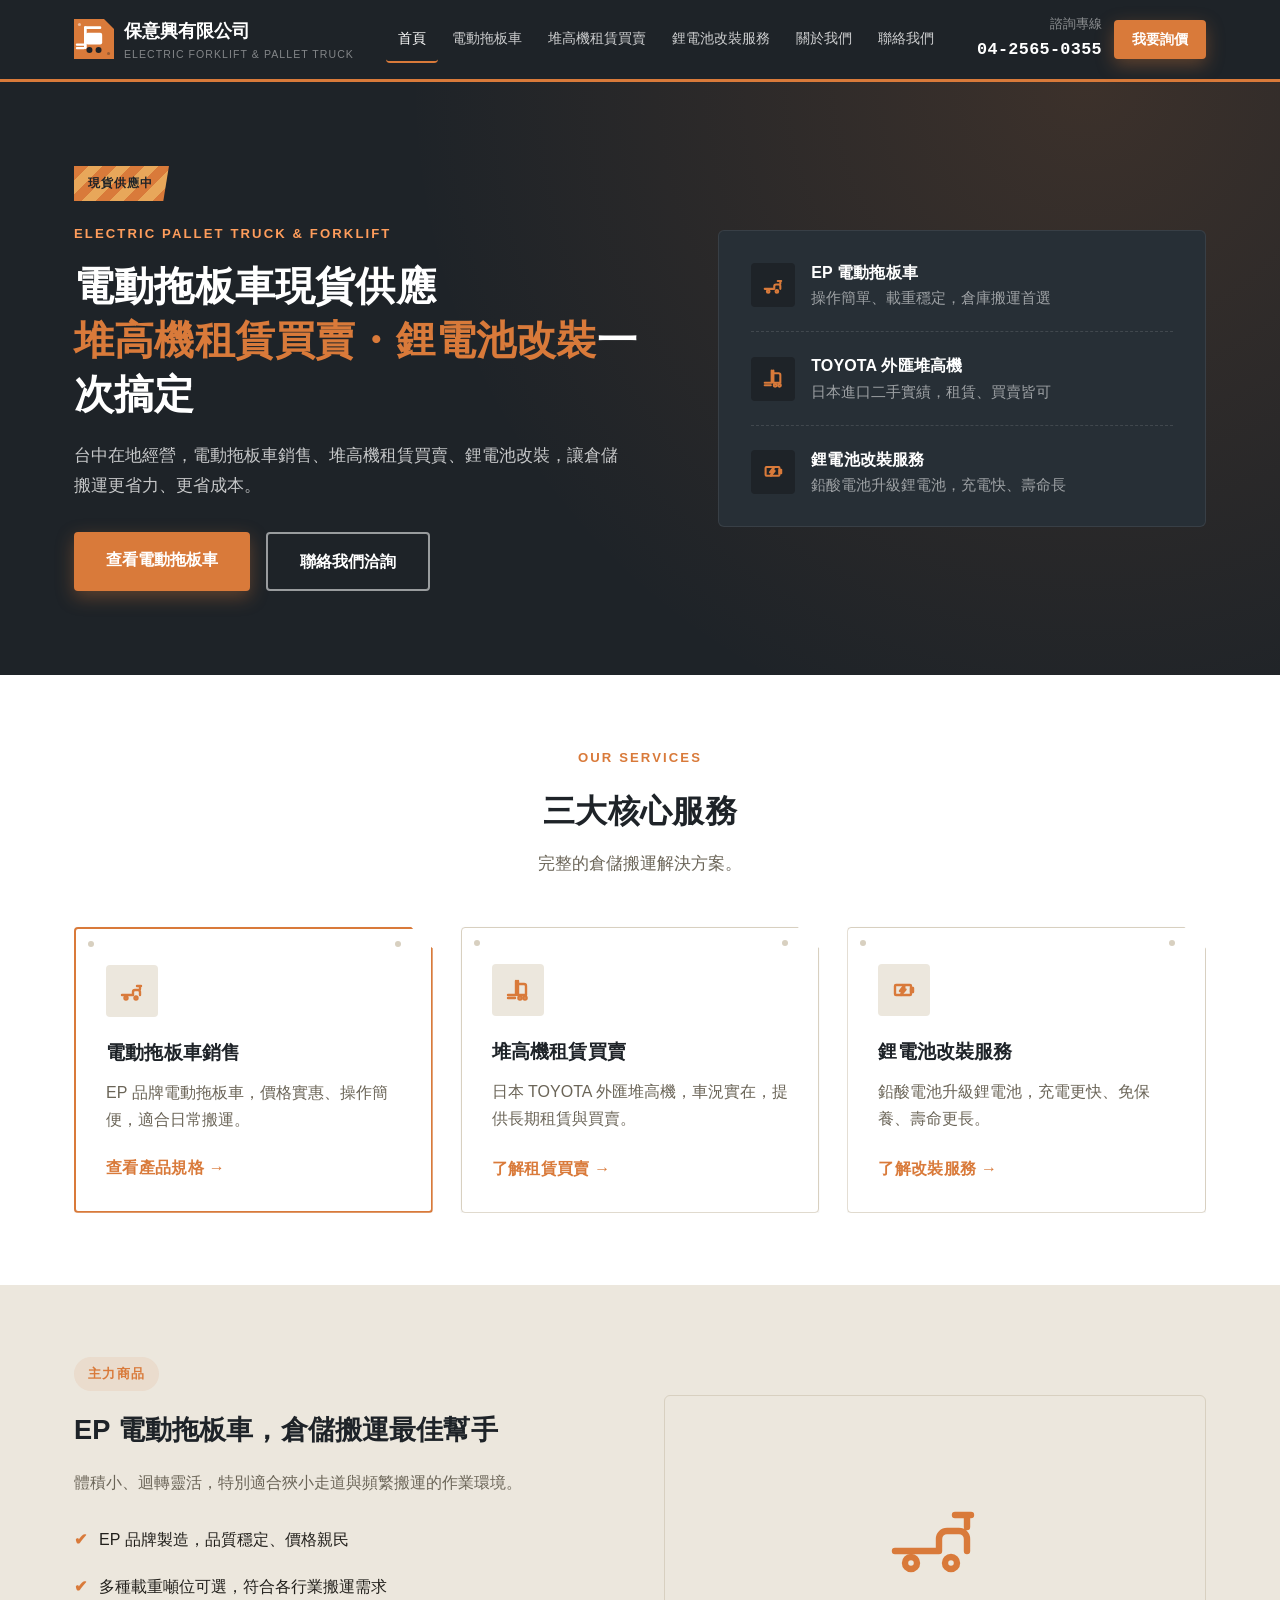
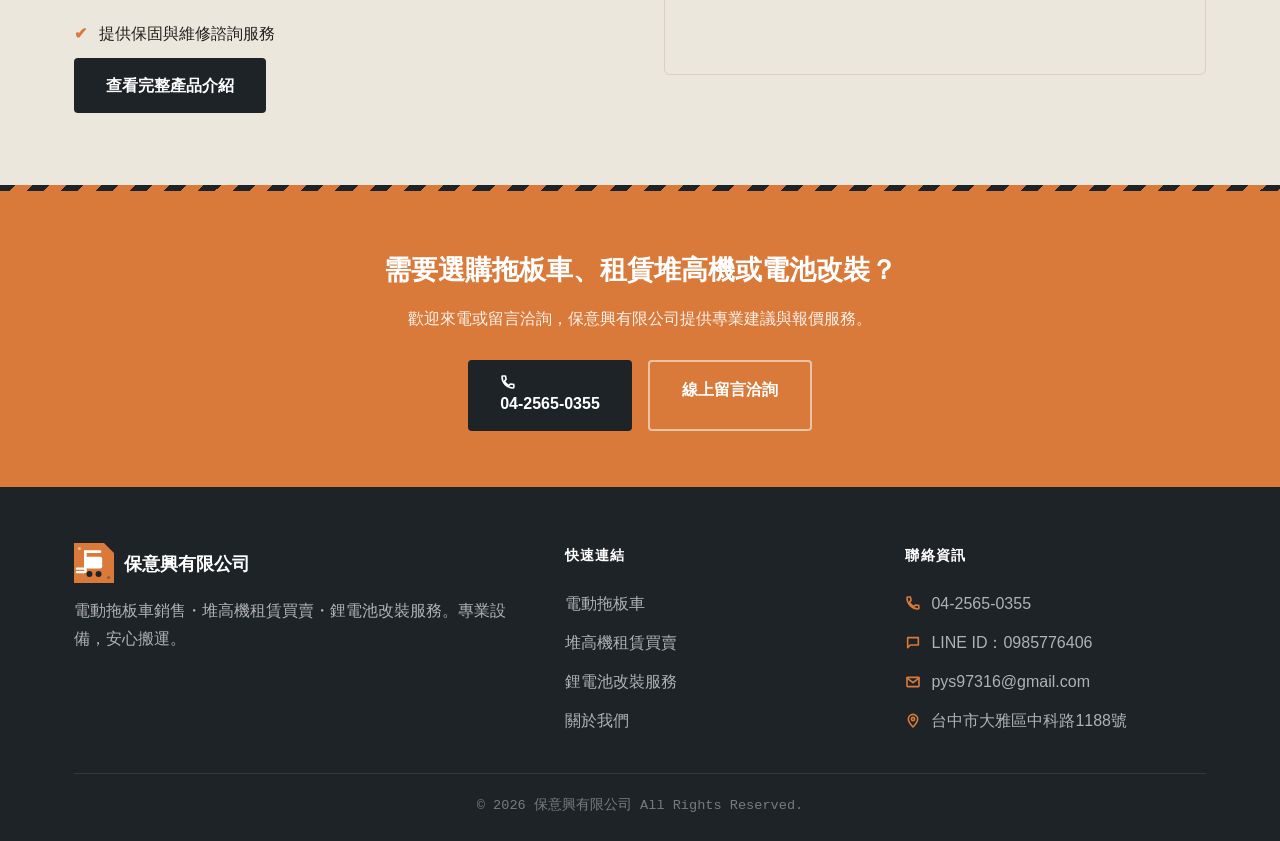
<file: index.html>
<!DOCTYPE html>
<html lang="zh-Hant">
<head>
<meta name="google-site-verification" content="XOrDMGwQVGyaHdICY_Wx7u1HgfJrRdAmol2mAVmuIQo" />
<meta name="google-site-verification" content="royqw1aq-WXIINNRuoOd6pe6_1b2Aa-3CMiZQy1tOZA" />
<meta charset="UTF-8" />
<meta name="viewport" content="width=device-width, initial-scale=1.0" />
<meta http-equiv="Content-Security-Policy" content="default-src 'self'; script-src 'self'; style-src 'self' 'unsafe-inline' https://fonts.googleapis.com; font-src 'self' https://fonts.gstatic.com; img-src 'self' data:; frame-src https://www.google.com; connect-src 'self'; object-src 'none'; base-uri 'self'; form-action 'self'; upgrade-insecure-requests;" />
<meta name="referrer" content="strict-origin-when-cross-origin" />
<title>保意興有限公司｜台中電動拖板車銷售・堆高機租賃買賣・鋰電池改裝</title>
<meta name="description" content="保意興有限公司專營電動拖板車銷售、日本TOYOTA外匯堆高機租賃買賣、堆高機鉛酸電池升級鋰電池改裝服務。台中大雅在地經營，服務全台。" />
<link rel="canonical" href="https://pysforklift.com.tw/" />
<meta property="og:type" content="website" />
<meta property="og:site_name" content="保意興有限公司" />
<meta property="og:locale" content="zh_TW" />
<meta property="og:url" content="https://pysforklift.com.tw/" />
<meta property="og:title" content="保意興有限公司｜台中電動拖板車銷售・堆高機租賃買賣・鋰電池改裝" />
<meta property="og:description" content="保意興有限公司專營電動拖板車銷售、日本TOYOTA外匯堆高機租賃買賣、堆高機鉛酸電池升級鋰電池改裝服務。台中大雅在地經營，服務全台。" />
<meta property="og:image" content="https://pysforklift.com.tw/images/og-image.png" />
<script type="application/ld+json">
{
  "@context": "https://schema.org",
  "@type": "LocalBusiness",
  "name": "保意興有限公司",
  "image": "https://pysforklift.com.tw/images/og-image.png",
  "telephone": "+886-4-2565-0355",
  "email": "pys97316@gmail.com",
  "address": {
    "@type": "PostalAddress",
    "streetAddress": "中科路1188號",
    "addressLocality": "大雅區",
    "addressRegion": "台中市",
    "addressCountry": "TW"
  },
  "url": "https://pysforklift.com.tw/",
  "openingHours": "Mo-Sa 08:00-18:00"
}
</script>
<link rel="preconnect" href="https://fonts.googleapis.com">
<link rel="preconnect" href="https://fonts.gstatic.com" crossorigin>
<link href="https://fonts.googleapis.com/css2?family=Oswald:wght@500;600;700&family=JetBrains+Mono:wght@500;700&family=Noto+Sans+TC:wght@400;500;700;800;900&display=swap" rel="stylesheet">
<link rel="icon" type="image/svg+xml" href="favicon.svg" />
<link rel="icon" type="image/png" href="favicon.png" />
<link rel="apple-touch-icon" href="apple-touch-icon.png" />
<link rel="stylesheet" href="css/style.css" />
</head>
<body>

<svg xmlns="http://www.w3.org/2000/svg" style="display:none" aria-hidden="true">
  <symbol id="icon-forklift" viewBox="0 0 24 24"><path d="M2 17h7M2 20h7M10 3v14M12 3v14M12 6h6a2 2 0 0 1 2 2v9h-8"/><circle cx="14" cy="20" r="1.6"/><circle cx="19" cy="20" r="1.6"/></symbol>
  <symbol id="icon-pallet-truck" viewBox="0 0 24 24"><path d="M2 16h11M13 16v-3a2 2 0 0 1 2-2h3a2 2 0 0 1 2 2v3M20 10V7M17 7h4"/><circle cx="6" cy="19" r="1.5"/><circle cx="16" cy="19" r="1.5"/></symbol>
  <symbol id="icon-battery" viewBox="0 0 24 24"><rect x="3" y="7" width="16" height="10" rx="1"/><rect x="19" y="10" width="2" height="4"/><path d="M11 9l-3 4h2.5l-1.5 4 4.5-5.5h-2.5l1.5-2.5z"/></symbol>
  <symbol id="icon-bolt" viewBox="0 0 24 24"><polyline points="13 2 5 14 11 14 9 22 19 10 13 10 15 2"/></symbol>
  <symbol id="icon-turn" viewBox="0 0 24 24"><path d="M20 12a8 8 0 1 1-2.6-5.9"/><polyline points="20 4 20 8 16 8"/></symbol>
  <symbol id="icon-wrench" viewBox="0 0 24 24"><path d="M14.7 6.3a4 4 0 0 0-5.4 5.4L3 18l3 3 6.3-6.3a4 4 0 0 0 5.4-5.4l-2.8 2.8-2-2z"/></symbol>
  <symbol id="icon-box" viewBox="0 0 24 24"><path d="M3 8l9-5 9 5-9 5-9-5z"/><path d="M3 8v9l9 5 9-5V8"/><line x1="12" y1="13" x2="12" y2="22"/></symbol>
  <symbol id="icon-calendar" viewBox="0 0 24 24"><rect x="3" y="5" width="18" height="16" rx="2"/><line x1="3" y1="10" x2="21" y2="10"/><line x1="8" y1="3" x2="8" y2="7"/><line x1="16" y1="3" x2="16" y2="7"/></symbol>
  <symbol id="icon-coin" viewBox="0 0 24 24"><circle cx="12" cy="9" r="6"/><path d="M6 12v3a6 3 0 0 0 12 0v-3"/></symbol>
  <symbol id="icon-building" viewBox="0 0 24 24"><rect x="4" y="3" width="10" height="18"/><rect x="14" y="9" width="6" height="12"/><path d="M7 7h1M11 7h1M7 11h1M11 11h1M7 15h1M11 15h1M17 12h1M17 16h1"/></symbol>
  <symbol id="icon-phone" viewBox="0 0 24 24"><path d="M6.6 10.8a15.4 15.4 0 0 0 6.6 6.6l2.2-2.2a1 1 0 0 1 1-.25 11 11 0 0 0 3.4.55 1 1 0 0 1 1 1V20a1 1 0 0 1-1 1A17 17 0 0 1 3 4a1 1 0 0 1 1-1h3.5a1 1 0 0 1 1 1 11 11 0 0 0 .55 3.4 1 1 0 0 1-.25 1z"/></symbol>
  <symbol id="icon-chat" viewBox="0 0 24 24"><path d="M4 4h16v11H8l-4 4z"/></symbol>
  <symbol id="icon-mail" viewBox="0 0 24 24"><rect x="3" y="5" width="18" height="14" rx="1"/><path d="M3 6l9 7 9-7"/></symbol>
  <symbol id="icon-pin" viewBox="0 0 24 24"><path d="M12 21s7-7.2 7-12a7 7 0 1 0-14 0c0 4.8 7 12 7 12z"/><circle cx="12" cy="9" r="2.4"/></symbol>
  <symbol id="icon-clock" viewBox="0 0 24 24"><circle cx="12" cy="12" r="9"/><path d="M12 7v5l3.5 2"/></symbol>
</svg>

<header class="site-header">
  <div class="header-inner">
    <a href="index.html" class="brand">
      <img src="logo.svg" alt="保意興有限公司" class="brand-mark" />
      <span class="brand-text">保意興有限公司<small>ELECTRIC FORKLIFT &amp; PALLET TRUCK</small></span>
    </a>
    <nav class="main-nav">
      <a href="index.html" class="active">首頁</a>
      <a href="products.html">電動拖板車</a>
      <a href="forklift.html">堆高機租賃買賣</a>
      <a href="battery.html">鋰電池改裝服務</a>
      <a href="about.html">關於我們</a>
      <a href="contact.html">聯絡我們</a>
    </nav>
    <div class="header-cta">
      <div class="header-phone">
        <span>諮詢專線</span>
        <strong>04-2565-0355</strong>
      </div>
      <a href="contact.html" class="btn btn-primary btn-sm">我要詢價</a>
      <button class="nav-toggle" aria-label="開啟選單" aria-expanded="false"><span></span><span></span><span></span></button>
    </div>
  </div>
</header>

<section class="hero">
  <div class="container hero-inner">
    <div class="hero-copy">
      <span class="stock-badge">現貨供應中</span>
      <span class="eyebrow on-dark">ELECTRIC PALLET TRUCK &amp; FORKLIFT</span>
      <h1>電動拖板車現貨供應<br /><span>堆高機租賃買賣・鋰電池改裝</span>一次搞定</h1>
      <p>台中在地經營，電動拖板車銷售、堆高機租賃買賣、鋰電池改裝，讓倉儲搬運更省力、更省成本。</p>
      <div class="hero-actions">
        <a href="products.html" class="btn btn-primary">查看電動拖板車</a>
        <a href="contact.html" class="btn btn-outline">聯絡我們洽詢</a>
      </div>
    </div>
    <div class="hero-visual">
      <ul>
        <li>
          <span class="icon"><svg class="icon-svg"><use href="#icon-pallet-truck"></use></svg></span>
          <div>
            <strong>EP 電動拖板車</strong>
            <p>操作簡單、載重穩定，倉庫搬運首選</p>
          </div>
        </li>
        <li>
          <span class="icon"><svg class="icon-svg"><use href="#icon-forklift"></use></svg></span>
          <div>
            <strong>TOYOTA 外匯堆高機</strong>
            <p>日本進口二手實績，租賃、買賣皆可</p>
          </div>
        </li>
        <li>
          <span class="icon"><svg class="icon-svg"><use href="#icon-battery"></use></svg></span>
          <div>
            <strong>鋰電池改裝服務</strong>
            <p>鉛酸電池升級鋰電池，充電快、壽命長</p>
          </div>
        </li>
      </ul>
    </div>
  </div>
</section>

<section class="section">
  <div class="container">
    <span class="eyebrow" style="text-align:center;">OUR SERVICES</span>
    <h2 class="section-title">三大核心服務</h2>
    <p class="section-sub">完整的倉儲搬運解決方案。</p>

    <div class="services-grid">
      <div class="service-card featured plate">
        <div class="service-icon"><svg class="icon-svg"><use href="#icon-pallet-truck"></use></svg></div>
        <h3>電動拖板車銷售</h3>
        <p>EP 品牌電動拖板車，價格實惠、操作簡便，適合日常搬運。</p>
        <a href="products.html" class="link-more">查看產品規格 →</a>
      </div>
      <div class="service-card plate">
        <div class="service-icon"><svg class="icon-svg"><use href="#icon-forklift"></use></svg></div>
        <h3>堆高機租賃買賣</h3>
        <p>日本 TOYOTA 外匯堆高機，車況實在，提供長期租賃與買賣。</p>
        <a href="forklift.html" class="link-more">了解租賃買賣 →</a>
      </div>
      <div class="service-card plate">
        <div class="service-icon"><svg class="icon-svg"><use href="#icon-battery"></use></svg></div>
        <h3>鋰電池改裝服務</h3>
        <p>鉛酸電池升級鋰電池，充電更快、免保養、壽命更長。</p>
        <a href="battery.html" class="link-more">了解改裝服務 →</a>
      </div>
    </div>
  </div>
</section>

<section class="section section-alt">
  <div class="container split">
    <div class="split-copy">
      <span class="tag">主力商品</span>
      <h2>EP 電動拖板車，倉儲搬運最佳幫手</h2>
      <p>體積小、迴轉靈活，特別適合狹小走道與頻繁搬運的作業環境。</p>
      <ul class="feature-list">
        <li><span class="check">✔</span> EP 品牌製造，品質穩定、價格親民</li>
        <li><span class="check">✔</span> 多種載重噸位可選，符合各行業搬運需求</li>
        <li><span class="check">✔</span> 提供保固與維修諮詢服務</li>
      </ul>
      <a href="products.html" class="btn btn-dark">查看完整產品介紹</a>
    </div>
    <div class="split-media">
      <svg class="icon-svg"><use href="#icon-pallet-truck"></use></svg>
    </div>
  </div>
</section>

<section class="cta-band">
  <div class="container">
    <h2>需要選購拖板車、租賃堆高機或電池改裝？</h2>
    <p>歡迎來電或留言洽詢，保意興有限公司提供專業建議與報價服務。</p>
    <div class="cta-actions">
      <a href="tel:0425650355" class="btn btn-dark"><svg class="icon-svg" style="vertical-align:-2px;margin-right:6px;"><use href="#icon-phone"></use></svg>04-2565-0355</a>
      <a href="contact.html" class="btn btn-outline">線上留言洽詢</a>
    </div>
  </div>
</section>

<footer class="site-footer">
  <div class="container">
    <div class="footer-grid">
      <div class="footer-brand">
        <a href="index.html" class="brand">
          <img src="logo.svg" alt="保意興有限公司" class="brand-mark" />
          <span class="brand-text">保意興有限公司</span>
        </a>
        <p>電動拖板車銷售・堆高機租賃買賣・鋰電池改裝服務。專業設備，安心搬運。</p>
      </div>
      <div>
        <h4>快速連結</h4>
        <ul>
          <li><a href="products.html">電動拖板車</a></li>
          <li><a href="forklift.html">堆高機租賃買賣</a></li>
          <li><a href="battery.html">鋰電池改裝服務</a></li>
          <li><a href="about.html">關於我們</a></li>
        </ul>
      </div>
      <div>
        <h4>聯絡資訊</h4>
        <ul class="footer-contact">
          <li><svg class="icon-svg"><use href="#icon-phone"></use></svg> 04-2565-0355</li>
          <li><svg class="icon-svg"><use href="#icon-chat"></use></svg> <a href="https://line.me/ti/p/~0985776406" target="_blank" rel="noopener">LINE ID：0985776406</a></li>
          <li><svg class="icon-svg"><use href="#icon-mail"></use></svg> pys97316@gmail.com</li>
          <li><svg class="icon-svg"><use href="#icon-pin"></use></svg> 台中市大雅區中科路1188號</li>
        </ul>
      </div>
    </div>
    <div class="footer-bottom">
      &copy; <span id="year"></span> 保意興有限公司 All Rights Reserved.
    </div>
  </div>
</footer>

<script src="js/main.js"></script>
</body>
</html>
</file>
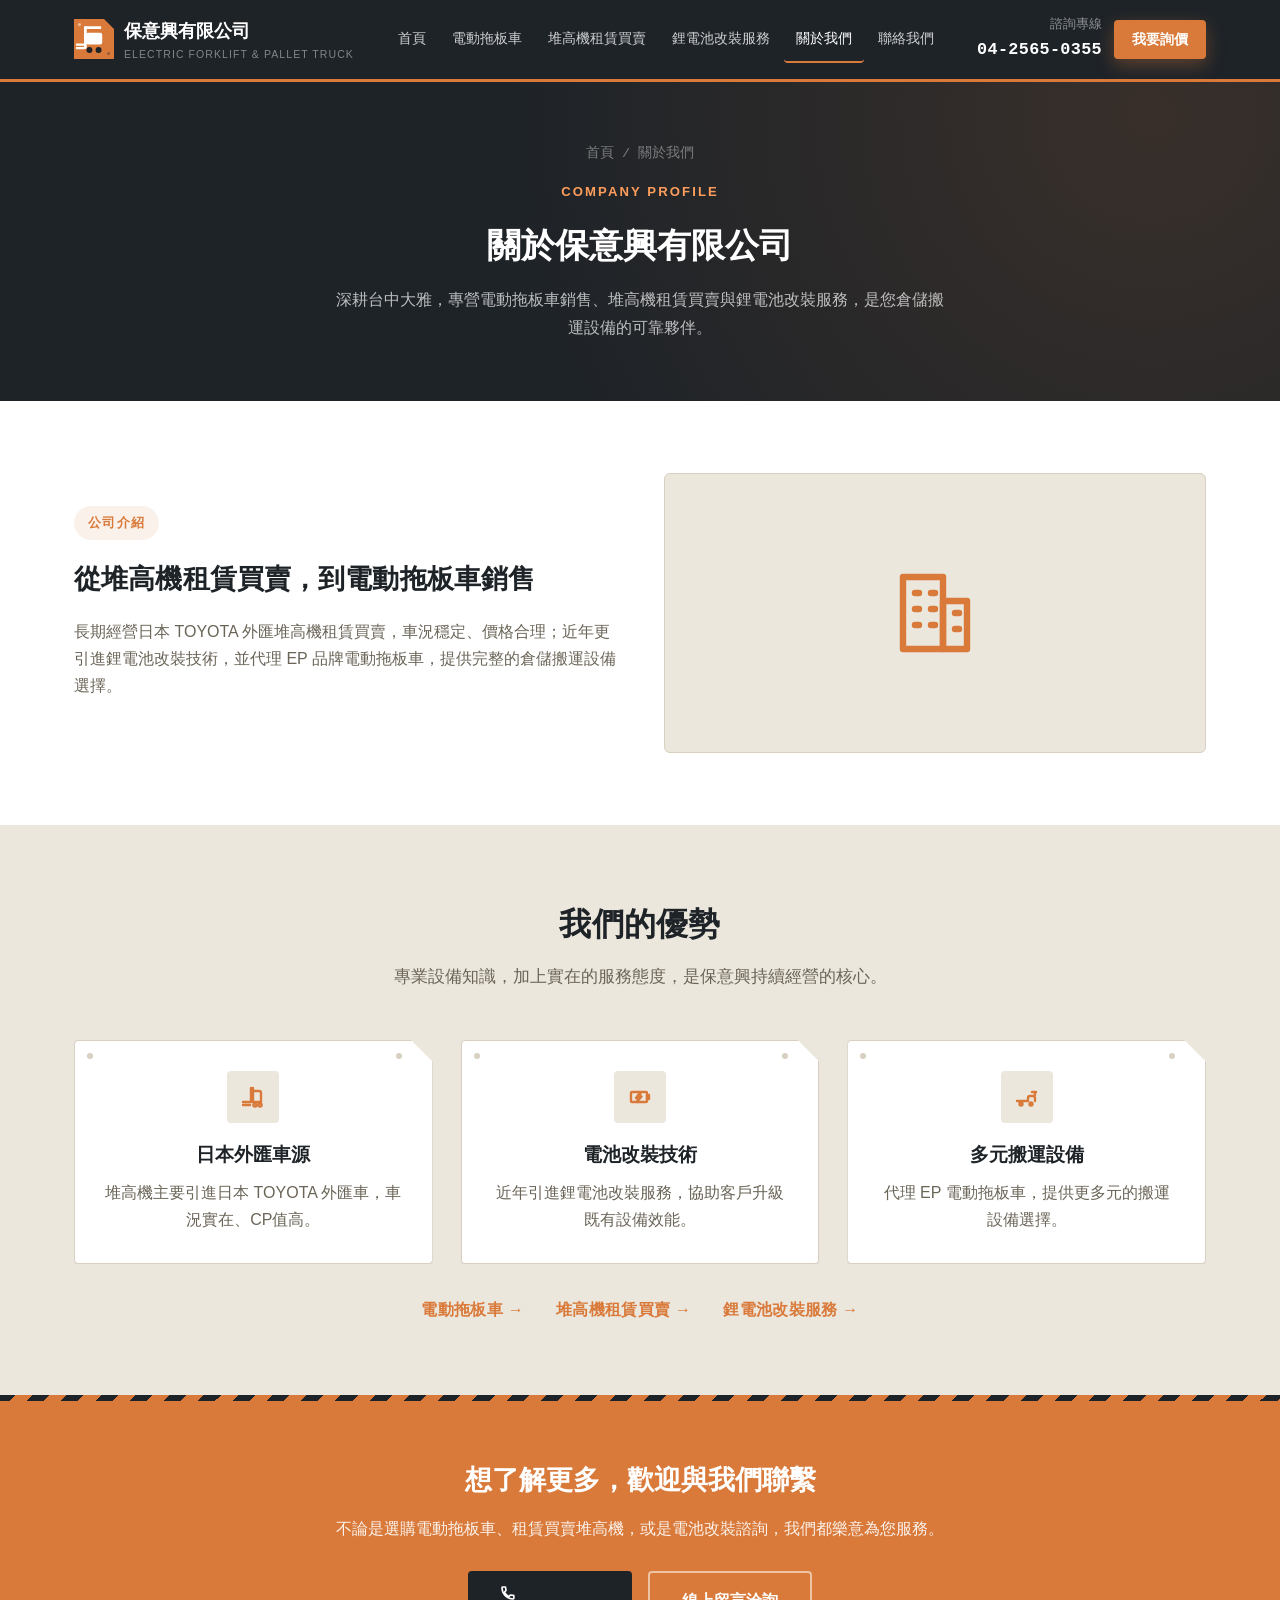
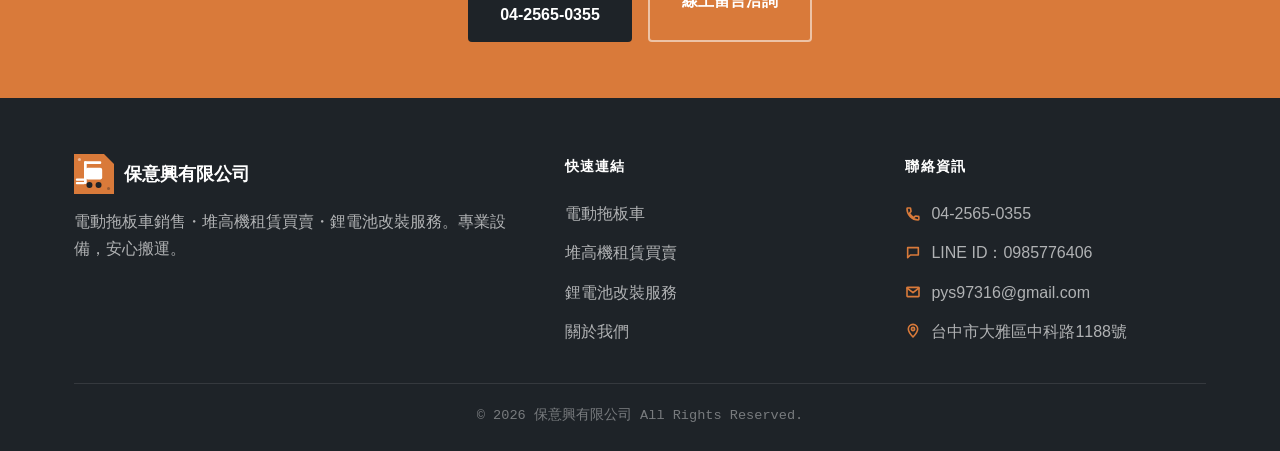
<file: about.html>
<!DOCTYPE html>
<html lang="zh-Hant">
<head>
<meta charset="UTF-8" />
<meta name="viewport" content="width=device-width, initial-scale=1.0" />
<meta http-equiv="Content-Security-Policy" content="default-src 'self'; script-src 'self'; style-src 'self' 'unsafe-inline' https://fonts.googleapis.com; font-src 'self' https://fonts.gstatic.com; img-src 'self' data:; frame-src https://www.google.com; connect-src 'self'; object-src 'none'; base-uri 'self'; form-action 'self'; upgrade-insecure-requests;" />
<meta name="referrer" content="strict-origin-when-cross-origin" />
<title>關於我們｜保意興有限公司</title>
<meta name="description" content="保意興有限公司專營電動拖板車銷售、日本TOYOTA外匯堆高機租賃買賣、鋰電池改裝服務，位於台中市大雅區，服務全台客戶。" />
<link rel="canonical" href="https://pysforklift.com.tw/about.html" />
<meta property="og:type" content="website" />
<meta property="og:site_name" content="保意興有限公司" />
<meta property="og:locale" content="zh_TW" />
<meta property="og:url" content="https://pysforklift.com.tw/about.html" />
<meta property="og:title" content="關於我們｜保意興有限公司" />
<meta property="og:description" content="保意興有限公司專營電動拖板車銷售、日本TOYOTA外匯堆高機租賃買賣、鋰電池改裝服務，位於台中市大雅區，服務全台客戶。" />
<meta property="og:image" content="https://pysforklift.com.tw/images/og-image.png" />
<script type="application/ld+json">
{
  "@context": "https://schema.org",
  "@type": "LocalBusiness",
  "name": "保意興有限公司",
  "image": "https://pysforklift.com.tw/images/og-image.png",
  "telephone": "+886-4-2565-0355",
  "email": "pys97316@gmail.com",
  "address": {
    "@type": "PostalAddress",
    "streetAddress": "中科路1188號",
    "addressLocality": "大雅區",
    "addressRegion": "台中市",
    "addressCountry": "TW"
  },
  "url": "https://pysforklift.com.tw/",
  "openingHours": "Mo-Sa 08:00-18:00"
}
</script>
<link rel="preconnect" href="https://fonts.googleapis.com">
<link rel="preconnect" href="https://fonts.gstatic.com" crossorigin>
<link href="https://fonts.googleapis.com/css2?family=Oswald:wght@500;600;700&family=JetBrains+Mono:wght@500;700&family=Noto+Sans+TC:wght@400;500;700;800;900&display=swap" rel="stylesheet">
<link rel="icon" type="image/svg+xml" href="favicon.svg" />
<link rel="icon" type="image/png" href="favicon.png" />
<link rel="apple-touch-icon" href="apple-touch-icon.png" />
<link rel="stylesheet" href="css/style.css" />
</head>
<body>

<svg xmlns="http://www.w3.org/2000/svg" style="display:none" aria-hidden="true">
  <symbol id="icon-forklift" viewBox="0 0 24 24"><path d="M2 17h7M2 20h7M10 3v14M12 3v14M12 6h6a2 2 0 0 1 2 2v9h-8"/><circle cx="14" cy="20" r="1.6"/><circle cx="19" cy="20" r="1.6"/></symbol>
  <symbol id="icon-pallet-truck" viewBox="0 0 24 24"><path d="M2 16h11M13 16v-3a2 2 0 0 1 2-2h3a2 2 0 0 1 2 2v3M20 10V7M17 7h4"/><circle cx="6" cy="19" r="1.5"/><circle cx="16" cy="19" r="1.5"/></symbol>
  <symbol id="icon-battery" viewBox="0 0 24 24"><rect x="3" y="7" width="16" height="10" rx="1"/><rect x="19" y="10" width="2" height="4"/><path d="M11 9l-3 4h2.5l-1.5 4 4.5-5.5h-2.5l1.5-2.5z"/></symbol>
  <symbol id="icon-bolt" viewBox="0 0 24 24"><polyline points="13 2 5 14 11 14 9 22 19 10 13 10 15 2"/></symbol>
  <symbol id="icon-turn" viewBox="0 0 24 24"><path d="M20 12a8 8 0 1 1-2.6-5.9"/><polyline points="20 4 20 8 16 8"/></symbol>
  <symbol id="icon-wrench" viewBox="0 0 24 24"><path d="M14.7 6.3a4 4 0 0 0-5.4 5.4L3 18l3 3 6.3-6.3a4 4 0 0 0 5.4-5.4l-2.8 2.8-2-2z"/></symbol>
  <symbol id="icon-box" viewBox="0 0 24 24"><path d="M3 8l9-5 9 5-9 5-9-5z"/><path d="M3 8v9l9 5 9-5V8"/><line x1="12" y1="13" x2="12" y2="22"/></symbol>
  <symbol id="icon-calendar" viewBox="0 0 24 24"><rect x="3" y="5" width="18" height="16" rx="2"/><line x1="3" y1="10" x2="21" y2="10"/><line x1="8" y1="3" x2="8" y2="7"/><line x1="16" y1="3" x2="16" y2="7"/></symbol>
  <symbol id="icon-coin" viewBox="0 0 24 24"><circle cx="12" cy="9" r="6"/><path d="M6 12v3a6 3 0 0 0 12 0v-3"/></symbol>
  <symbol id="icon-building" viewBox="0 0 24 24"><rect x="4" y="3" width="10" height="18"/><rect x="14" y="9" width="6" height="12"/><path d="M7 7h1M11 7h1M7 11h1M11 11h1M7 15h1M11 15h1M17 12h1M17 16h1"/></symbol>
  <symbol id="icon-phone" viewBox="0 0 24 24"><path d="M6.6 10.8a15.4 15.4 0 0 0 6.6 6.6l2.2-2.2a1 1 0 0 1 1-.25 11 11 0 0 0 3.4.55 1 1 0 0 1 1 1V20a1 1 0 0 1-1 1A17 17 0 0 1 3 4a1 1 0 0 1 1-1h3.5a1 1 0 0 1 1 1 11 11 0 0 0 .55 3.4 1 1 0 0 1-.25 1z"/></symbol>
  <symbol id="icon-chat" viewBox="0 0 24 24"><path d="M4 4h16v11H8l-4 4z"/></symbol>
  <symbol id="icon-mail" viewBox="0 0 24 24"><rect x="3" y="5" width="18" height="14" rx="1"/><path d="M3 6l9 7 9-7"/></symbol>
  <symbol id="icon-pin" viewBox="0 0 24 24"><path d="M12 21s7-7.2 7-12a7 7 0 1 0-14 0c0 4.8 7 12 7 12z"/><circle cx="12" cy="9" r="2.4"/></symbol>
  <symbol id="icon-clock" viewBox="0 0 24 24"><circle cx="12" cy="12" r="9"/><path d="M12 7v5l3.5 2"/></symbol>
</svg>

<header class="site-header">
  <div class="header-inner">
    <a href="index.html" class="brand">
      <img src="logo.svg" alt="保意興有限公司" class="brand-mark" />
      <span class="brand-text">保意興有限公司<small>ELECTRIC FORKLIFT &amp; PALLET TRUCK</small></span>
    </a>
    <nav class="main-nav">
      <a href="index.html">首頁</a>
      <a href="products.html">電動拖板車</a>
      <a href="forklift.html">堆高機租賃買賣</a>
      <a href="battery.html">鋰電池改裝服務</a>
      <a href="about.html" class="active">關於我們</a>
      <a href="contact.html">聯絡我們</a>
    </nav>
    <div class="header-cta">
      <div class="header-phone">
        <span>諮詢專線</span>
        <strong>04-2565-0355</strong>
      </div>
      <a href="contact.html" class="btn btn-primary btn-sm">我要詢價</a>
      <button class="nav-toggle" aria-label="開啟選單" aria-expanded="false"><span></span><span></span><span></span></button>
    </div>
  </div>
</header>

<section class="page-hero">
  <div class="container">
    <div class="breadcrumb">首頁 / 關於我們</div>
    <span class="eyebrow on-dark">COMPANY PROFILE</span>
    <h1>關於保意興有限公司</h1>
    <p>深耕台中大雅，專營電動拖板車銷售、堆高機租賃買賣與鋰電池改裝服務，是您倉儲搬運設備的可靠夥伴。</p>
  </div>
</section>

<section class="section">
  <div class="container split">
    <div class="split-copy">
      <span class="tag">公司介紹</span>
      <h2>從堆高機租賃買賣，到電動拖板車銷售</h2>
      <p>長期經營日本 TOYOTA 外匯堆高機租賃買賣，車況穩定、價格合理；近年更引進鋰電池改裝技術，並代理 EP 品牌電動拖板車，提供完整的倉儲搬運設備選擇。</p>
    </div>
    <div class="split-media">
      <svg class="icon-svg"><use href="#icon-building"></use></svg>
    </div>
  </div>
</section>

<section class="section section-alt">
  <div class="container">
    <h2 class="section-title">我們的優勢</h2>
    <p class="section-sub">專業設備知識，加上實在的服務態度，是保意興持續經營的核心。</p>

    <div class="value-grid">
      <div class="value-card plate">
        <div class="service-icon"><svg class="icon-svg"><use href="#icon-forklift"></use></svg></div>
        <h3>日本外匯車源</h3>
        <p>堆高機主要引進日本 TOYOTA 外匯車，車況實在、CP值高。</p>
      </div>
      <div class="value-card plate">
        <div class="service-icon"><svg class="icon-svg"><use href="#icon-battery"></use></svg></div>
        <h3>電池改裝技術</h3>
        <p>近年引進鋰電池改裝服務，協助客戶升級既有設備效能。</p>
      </div>
      <div class="value-card plate">
        <div class="service-icon"><svg class="icon-svg"><use href="#icon-pallet-truck"></use></svg></div>
        <h3>多元搬運設備</h3>
        <p>代理 EP 電動拖板車，提供更多元的搬運設備選擇。</p>
      </div>
    </div>
    <p style="text-align:center;margin-top:32px;display:flex;gap:32px;justify-content:center;flex-wrap:wrap;">
      <a href="products.html" class="link-more">電動拖板車 →</a>
      <a href="forklift.html" class="link-more">堆高機租賃買賣 →</a>
      <a href="battery.html" class="link-more">鋰電池改裝服務 →</a>
    </p>
  </div>
</section>

<section class="cta-band">
  <div class="container">
    <h2>想了解更多，歡迎與我們聯繫</h2>
    <p>不論是選購電動拖板車、租賃買賣堆高機，或是電池改裝諮詢，我們都樂意為您服務。</p>
    <div class="cta-actions">
      <a href="tel:0425650355" class="btn btn-dark"><svg class="icon-svg" style="vertical-align:-2px;margin-right:6px;"><use href="#icon-phone"></use></svg>04-2565-0355</a>
      <a href="contact.html" class="btn btn-outline">線上留言洽詢</a>
    </div>
  </div>
</section>

<footer class="site-footer">
  <div class="container">
    <div class="footer-grid">
      <div class="footer-brand">
        <a href="index.html" class="brand">
          <img src="logo.svg" alt="保意興有限公司" class="brand-mark" />
          <span class="brand-text">保意興有限公司</span>
        </a>
        <p>電動拖板車銷售・堆高機租賃買賣・鋰電池改裝服務。專業設備，安心搬運。</p>
      </div>
      <div>
        <h4>快速連結</h4>
        <ul>
          <li><a href="products.html">電動拖板車</a></li>
          <li><a href="forklift.html">堆高機租賃買賣</a></li>
          <li><a href="battery.html">鋰電池改裝服務</a></li>
          <li><a href="about.html">關於我們</a></li>
        </ul>
      </div>
      <div>
        <h4>聯絡資訊</h4>
        <ul class="footer-contact">
          <li><svg class="icon-svg"><use href="#icon-phone"></use></svg> 04-2565-0355</li>
          <li><svg class="icon-svg"><use href="#icon-chat"></use></svg> <a href="https://line.me/ti/p/~0985776406" target="_blank" rel="noopener">LINE ID：0985776406</a></li>
          <li><svg class="icon-svg"><use href="#icon-mail"></use></svg> pys97316@gmail.com</li>
          <li><svg class="icon-svg"><use href="#icon-pin"></use></svg> 台中市大雅區中科路1188號</li>
        </ul>
      </div>
    </div>
    <div class="footer-bottom">
      &copy; <span id="year"></span> 保意興有限公司 All Rights Reserved.
    </div>
  </div>
</footer>

<script src="js/main.js"></script>
</body>
</html>
</file>
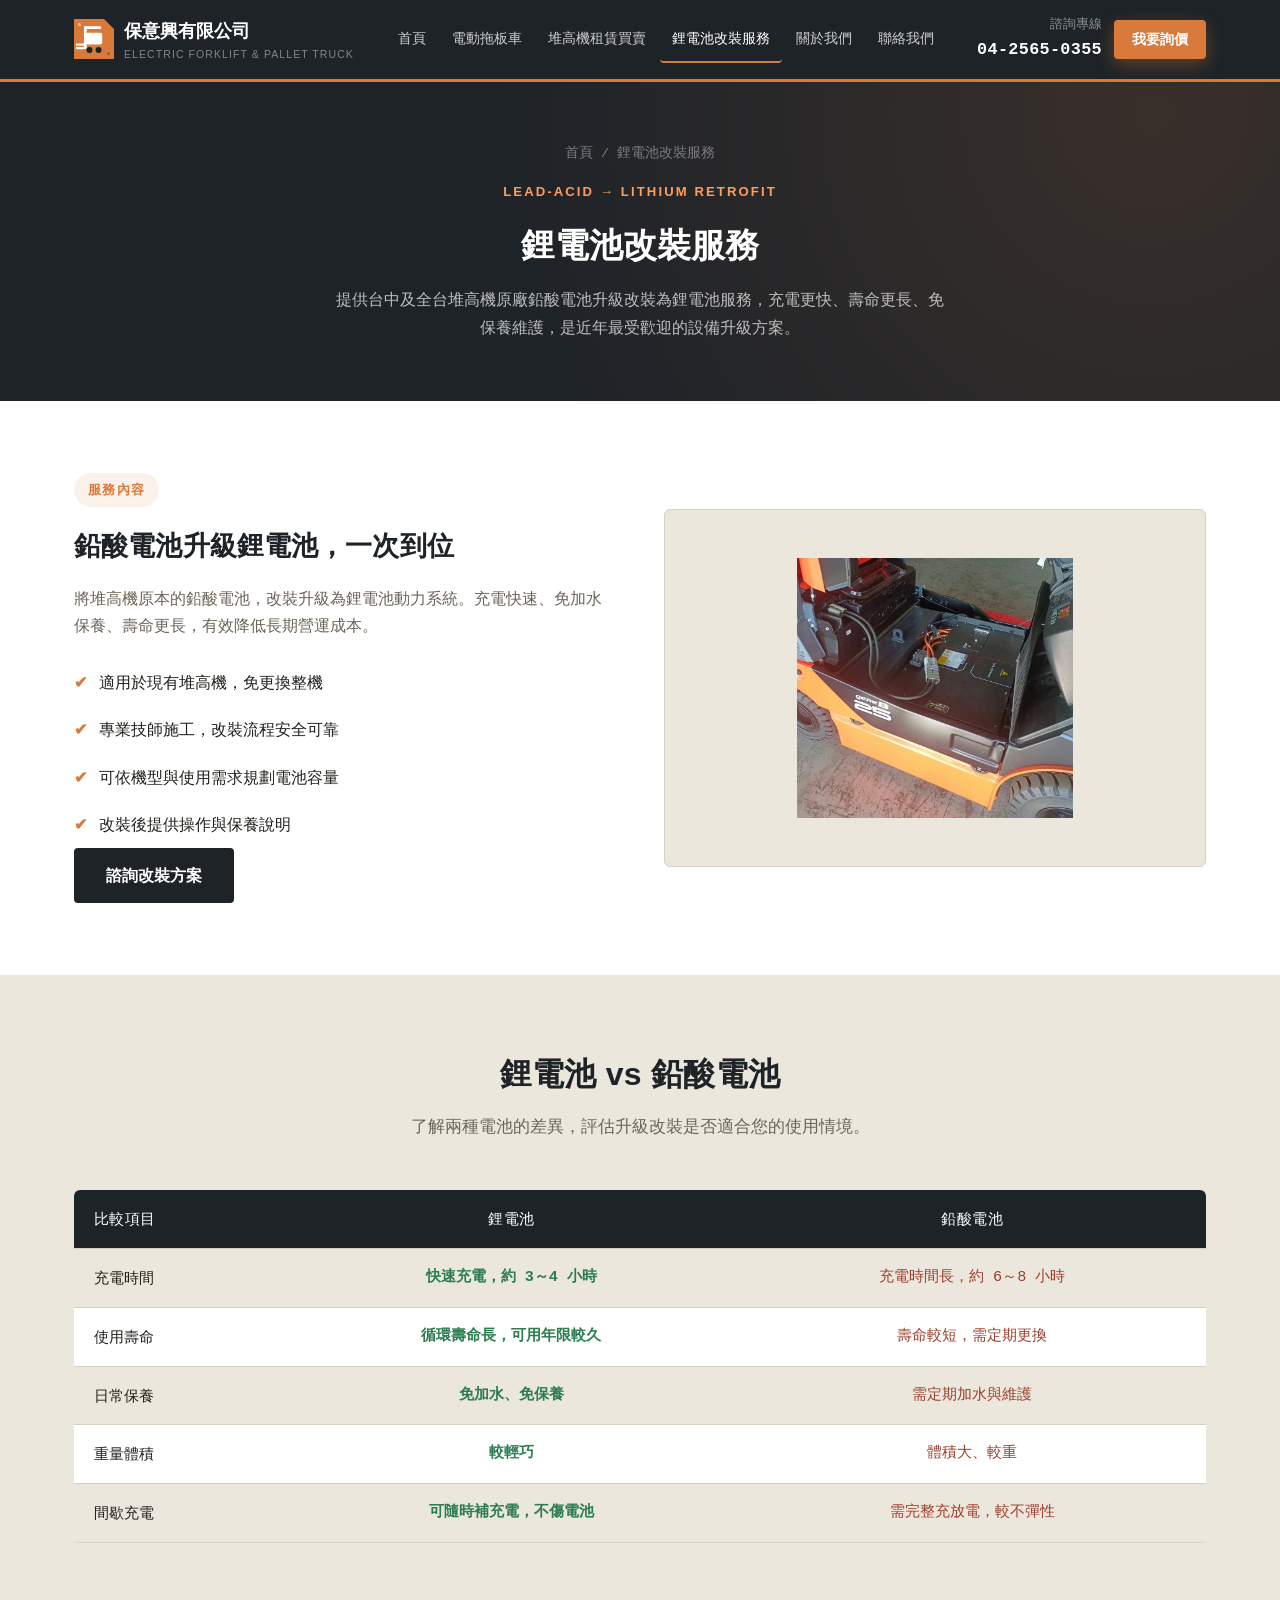
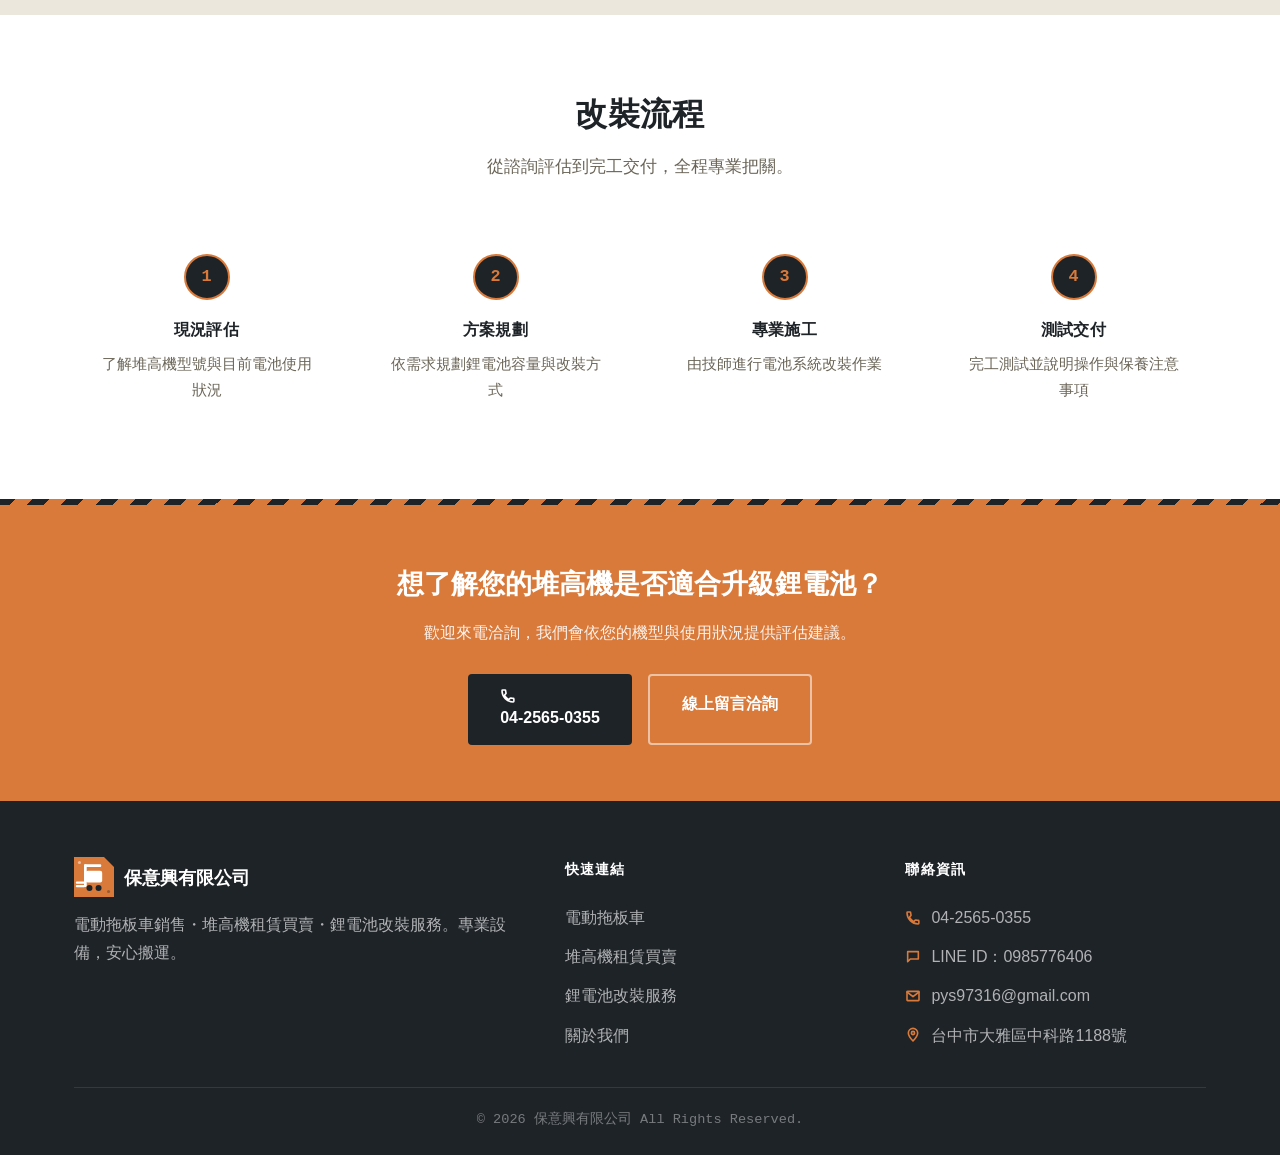
<file: battery.html>
<!DOCTYPE html>
<html lang="zh-Hant">
<head>
<meta charset="UTF-8" />
<meta name="viewport" content="width=device-width, initial-scale=1.0" />
<meta http-equiv="Content-Security-Policy" content="default-src 'self'; script-src 'self'; style-src 'self' 'unsafe-inline' https://fonts.googleapis.com; font-src 'self' https://fonts.gstatic.com; img-src 'self' data:; frame-src https://www.google.com; connect-src 'self'; object-src 'none'; base-uri 'self'; form-action 'self'; upgrade-insecure-requests;" />
<meta name="referrer" content="strict-origin-when-cross-origin" />
<title>台中鋰電池改裝服務｜鉛酸電池升級鋰電池｜保意興有限公司</title>
<meta name="description" content="保意興有限公司台中在地提供堆高機鉛酸電池升級改裝為鋰電池的服務，充電更快、壽命更長、免保養維護，有效降低長期使用成本。" />
<link rel="canonical" href="https://pysforklift.com.tw/battery.html" />
<meta property="og:type" content="website" />
<meta property="og:site_name" content="保意興有限公司" />
<meta property="og:locale" content="zh_TW" />
<meta property="og:url" content="https://pysforklift.com.tw/battery.html" />
<meta property="og:title" content="台中鋰電池改裝服務｜鉛酸電池升級鋰電池｜保意興有限公司" />
<meta property="og:description" content="保意興有限公司台中在地提供堆高機鉛酸電池升級改裝為鋰電池的服務，充電更快、壽命更長、免保養維護，有效降低長期使用成本。" />
<meta property="og:image" content="https://pysforklift.com.tw/images/og-image.png" />
<script type="application/ld+json">
{
  "@context": "https://schema.org",
  "@type": "LocalBusiness",
  "name": "保意興有限公司",
  "image": "https://pysforklift.com.tw/images/og-image.png",
  "telephone": "+886-4-2565-0355",
  "email": "pys97316@gmail.com",
  "address": {
    "@type": "PostalAddress",
    "streetAddress": "中科路1188號",
    "addressLocality": "大雅區",
    "addressRegion": "台中市",
    "addressCountry": "TW"
  },
  "url": "https://pysforklift.com.tw/",
  "openingHours": "Mo-Sa 08:00-18:00"
}
</script>
<link rel="preconnect" href="https://fonts.googleapis.com">
<link rel="preconnect" href="https://fonts.gstatic.com" crossorigin>
<link href="https://fonts.googleapis.com/css2?family=Oswald:wght@500;600;700&family=JetBrains+Mono:wght@500;700&family=Noto+Sans+TC:wght@400;500;700;800;900&display=swap" rel="stylesheet">
<link rel="icon" type="image/svg+xml" href="favicon.svg" />
<link rel="icon" type="image/png" href="favicon.png" />
<link rel="apple-touch-icon" href="apple-touch-icon.png" />
<link rel="stylesheet" href="css/style.css" />
</head>
<body>

<svg xmlns="http://www.w3.org/2000/svg" style="display:none" aria-hidden="true">
  <symbol id="icon-forklift" viewBox="0 0 24 24"><path d="M2 17h7M2 20h7M10 3v14M12 3v14M12 6h6a2 2 0 0 1 2 2v9h-8"/><circle cx="14" cy="20" r="1.6"/><circle cx="19" cy="20" r="1.6"/></symbol>
  <symbol id="icon-pallet-truck" viewBox="0 0 24 24"><path d="M2 16h11M13 16v-3a2 2 0 0 1 2-2h3a2 2 0 0 1 2 2v3M20 10V7M17 7h4"/><circle cx="6" cy="19" r="1.5"/><circle cx="16" cy="19" r="1.5"/></symbol>
  <symbol id="icon-battery" viewBox="0 0 24 24"><rect x="3" y="7" width="16" height="10" rx="1"/><rect x="19" y="10" width="2" height="4"/><path d="M11 9l-3 4h2.5l-1.5 4 4.5-5.5h-2.5l1.5-2.5z"/></symbol>
  <symbol id="icon-bolt" viewBox="0 0 24 24"><polyline points="13 2 5 14 11 14 9 22 19 10 13 10 15 2"/></symbol>
  <symbol id="icon-turn" viewBox="0 0 24 24"><path d="M20 12a8 8 0 1 1-2.6-5.9"/><polyline points="20 4 20 8 16 8"/></symbol>
  <symbol id="icon-wrench" viewBox="0 0 24 24"><path d="M14.7 6.3a4 4 0 0 0-5.4 5.4L3 18l3 3 6.3-6.3a4 4 0 0 0 5.4-5.4l-2.8 2.8-2-2z"/></symbol>
  <symbol id="icon-box" viewBox="0 0 24 24"><path d="M3 8l9-5 9 5-9 5-9-5z"/><path d="M3 8v9l9 5 9-5V8"/><line x1="12" y1="13" x2="12" y2="22"/></symbol>
  <symbol id="icon-calendar" viewBox="0 0 24 24"><rect x="3" y="5" width="18" height="16" rx="2"/><line x1="3" y1="10" x2="21" y2="10"/><line x1="8" y1="3" x2="8" y2="7"/><line x1="16" y1="3" x2="16" y2="7"/></symbol>
  <symbol id="icon-coin" viewBox="0 0 24 24"><circle cx="12" cy="9" r="6"/><path d="M6 12v3a6 3 0 0 0 12 0v-3"/></symbol>
  <symbol id="icon-building" viewBox="0 0 24 24"><rect x="4" y="3" width="10" height="18"/><rect x="14" y="9" width="6" height="12"/><path d="M7 7h1M11 7h1M7 11h1M11 11h1M7 15h1M11 15h1M17 12h1M17 16h1"/></symbol>
  <symbol id="icon-phone" viewBox="0 0 24 24"><path d="M6.6 10.8a15.4 15.4 0 0 0 6.6 6.6l2.2-2.2a1 1 0 0 1 1-.25 11 11 0 0 0 3.4.55 1 1 0 0 1 1 1V20a1 1 0 0 1-1 1A17 17 0 0 1 3 4a1 1 0 0 1 1-1h3.5a1 1 0 0 1 1 1 11 11 0 0 0 .55 3.4 1 1 0 0 1-.25 1z"/></symbol>
  <symbol id="icon-chat" viewBox="0 0 24 24"><path d="M4 4h16v11H8l-4 4z"/></symbol>
  <symbol id="icon-mail" viewBox="0 0 24 24"><rect x="3" y="5" width="18" height="14" rx="1"/><path d="M3 6l9 7 9-7"/></symbol>
  <symbol id="icon-pin" viewBox="0 0 24 24"><path d="M12 21s7-7.2 7-12a7 7 0 1 0-14 0c0 4.8 7 12 7 12z"/><circle cx="12" cy="9" r="2.4"/></symbol>
  <symbol id="icon-clock" viewBox="0 0 24 24"><circle cx="12" cy="12" r="9"/><path d="M12 7v5l3.5 2"/></symbol>
</svg>

<header class="site-header">
  <div class="header-inner">
    <a href="index.html" class="brand">
      <img src="logo.svg" alt="保意興有限公司" class="brand-mark" />
      <span class="brand-text">保意興有限公司<small>ELECTRIC FORKLIFT &amp; PALLET TRUCK</small></span>
    </a>
    <nav class="main-nav">
      <a href="index.html">首頁</a>
      <a href="products.html">電動拖板車</a>
      <a href="forklift.html">堆高機租賃買賣</a>
      <a href="battery.html" class="active">鋰電池改裝服務</a>
      <a href="about.html">關於我們</a>
      <a href="contact.html">聯絡我們</a>
    </nav>
    <div class="header-cta">
      <div class="header-phone">
        <span>諮詢專線</span>
        <strong>04-2565-0355</strong>
      </div>
      <a href="contact.html" class="btn btn-primary btn-sm">我要詢價</a>
      <button class="nav-toggle" aria-label="開啟選單" aria-expanded="false"><span></span><span></span><span></span></button>
    </div>
  </div>
</header>

<section class="page-hero">
  <div class="container">
    <div class="breadcrumb">首頁 / 鋰電池改裝服務</div>
    <span class="eyebrow on-dark">LEAD-ACID → LITHIUM RETROFIT</span>
    <h1>鋰電池改裝服務</h1>
    <p>提供台中及全台堆高機原廠鉛酸電池升級改裝為鋰電池服務，充電更快、壽命更長、免保養維護，是近年最受歡迎的設備升級方案。</p>
  </div>
</section>

<section class="section">
  <div class="container split">
    <div class="split-copy">
      <span class="tag">服務內容</span>
      <h2>鉛酸電池升級鋰電池，一次到位</h2>
      <p>將堆高機原本的鉛酸電池，改裝升級為鋰電池動力系統。充電快速、免加水保養、壽命更長，有效降低長期營運成本。</p>
      <ul class="feature-list">
        <li><span class="check">✔</span> 適用於現有堆高機，免更換整機</li>
        <li><span class="check">✔</span> 專業技師施工，改裝流程安全可靠</li>
        <li><span class="check">✔</span> 可依機型與使用需求規劃電池容量</li>
        <li><span class="check">✔</span> 改裝後提供操作與保養說明</li>
      </ul>
      <a href="contact.html" class="btn btn-dark">諮詢改裝方案</a>
    </div>
    <div class="split-media">
      <img src="images/battery-retrofit.webp" alt="堆高機鉛酸電池改裝升級為鋰電池實拍照片" loading="lazy" />
    </div>
  </div>
</section>

<section class="section section-alt">
  <div class="container">
    <h2 class="section-title">鋰電池 vs 鉛酸電池</h2>
    <p class="section-sub">了解兩種電池的差異，評估升級改裝是否適合您的使用情境。</p>

    <div style="overflow-x:auto;">
      <table class="compare-table">
        <thead>
          <tr>
            <th>比較項目</th>
            <th>鋰電池</th>
            <th>鉛酸電池</th>
          </tr>
        </thead>
        <tbody>
          <tr>
            <td>充電時間</td>
            <td class="good">快速充電，約 3～4 小時</td>
            <td class="bad">充電時間長，約 6～8 小時</td>
          </tr>
          <tr>
            <td>使用壽命</td>
            <td class="good">循環壽命長，可用年限較久</td>
            <td class="bad">壽命較短，需定期更換</td>
          </tr>
          <tr>
            <td>日常保養</td>
            <td class="good">免加水、免保養</td>
            <td class="bad">需定期加水與維護</td>
          </tr>
          <tr>
            <td>重量體積</td>
            <td class="good">較輕巧</td>
            <td class="bad">體積大、較重</td>
          </tr>
          <tr>
            <td>間歇充電</td>
            <td class="good">可隨時補充電，不傷電池</td>
            <td class="bad">需完整充放電，較不彈性</td>
          </tr>
        </tbody>
      </table>
    </div>
  </div>
</section>

<section class="section">
  <div class="container">
    <h2 class="section-title">改裝流程</h2>
    <p class="section-sub">從諮詢評估到完工交付，全程專業把關。</p>
    <div class="steps">
      <div class="step">
        <div class="step-num">1</div>
        <h4>現況評估</h4>
        <p>了解堆高機型號與目前電池使用狀況</p>
      </div>
      <div class="step">
        <div class="step-num">2</div>
        <h4>方案規劃</h4>
        <p>依需求規劃鋰電池容量與改裝方式</p>
      </div>
      <div class="step">
        <div class="step-num">3</div>
        <h4>專業施工</h4>
        <p>由技師進行電池系統改裝作業</p>
      </div>
      <div class="step">
        <div class="step-num">4</div>
        <h4>測試交付</h4>
        <p>完工測試並說明操作與保養注意事項</p>
      </div>
    </div>
  </div>
</section>

<section class="cta-band">
  <div class="container">
    <h2>想了解您的堆高機是否適合升級鋰電池？</h2>
    <p>歡迎來電洽詢，我們會依您的機型與使用狀況提供評估建議。</p>
    <div class="cta-actions">
      <a href="tel:0425650355" class="btn btn-dark"><svg class="icon-svg" style="vertical-align:-2px;margin-right:6px;"><use href="#icon-phone"></use></svg>04-2565-0355</a>
      <a href="contact.html" class="btn btn-outline">線上留言洽詢</a>
    </div>
  </div>
</section>

<footer class="site-footer">
  <div class="container">
    <div class="footer-grid">
      <div class="footer-brand">
        <a href="index.html" class="brand">
          <img src="logo.svg" alt="保意興有限公司" class="brand-mark" />
          <span class="brand-text">保意興有限公司</span>
        </a>
        <p>電動拖板車銷售・堆高機租賃買賣・鋰電池改裝服務。專業設備，安心搬運。</p>
      </div>
      <div>
        <h4>快速連結</h4>
        <ul>
          <li><a href="products.html">電動拖板車</a></li>
          <li><a href="forklift.html">堆高機租賃買賣</a></li>
          <li><a href="battery.html">鋰電池改裝服務</a></li>
          <li><a href="about.html">關於我們</a></li>
        </ul>
      </div>
      <div>
        <h4>聯絡資訊</h4>
        <ul class="footer-contact">
          <li><svg class="icon-svg"><use href="#icon-phone"></use></svg> 04-2565-0355</li>
          <li><svg class="icon-svg"><use href="#icon-chat"></use></svg> <a href="https://line.me/ti/p/~0985776406" target="_blank" rel="noopener">LINE ID：0985776406</a></li>
          <li><svg class="icon-svg"><use href="#icon-mail"></use></svg> pys97316@gmail.com</li>
          <li><svg class="icon-svg"><use href="#icon-pin"></use></svg> 台中市大雅區中科路1188號</li>
        </ul>
      </div>
    </div>
    <div class="footer-bottom">
      &copy; <span id="year"></span> 保意興有限公司 All Rights Reserved.
    </div>
  </div>
</footer>

<script src="js/main.js"></script>
</body>
</html>
</file>
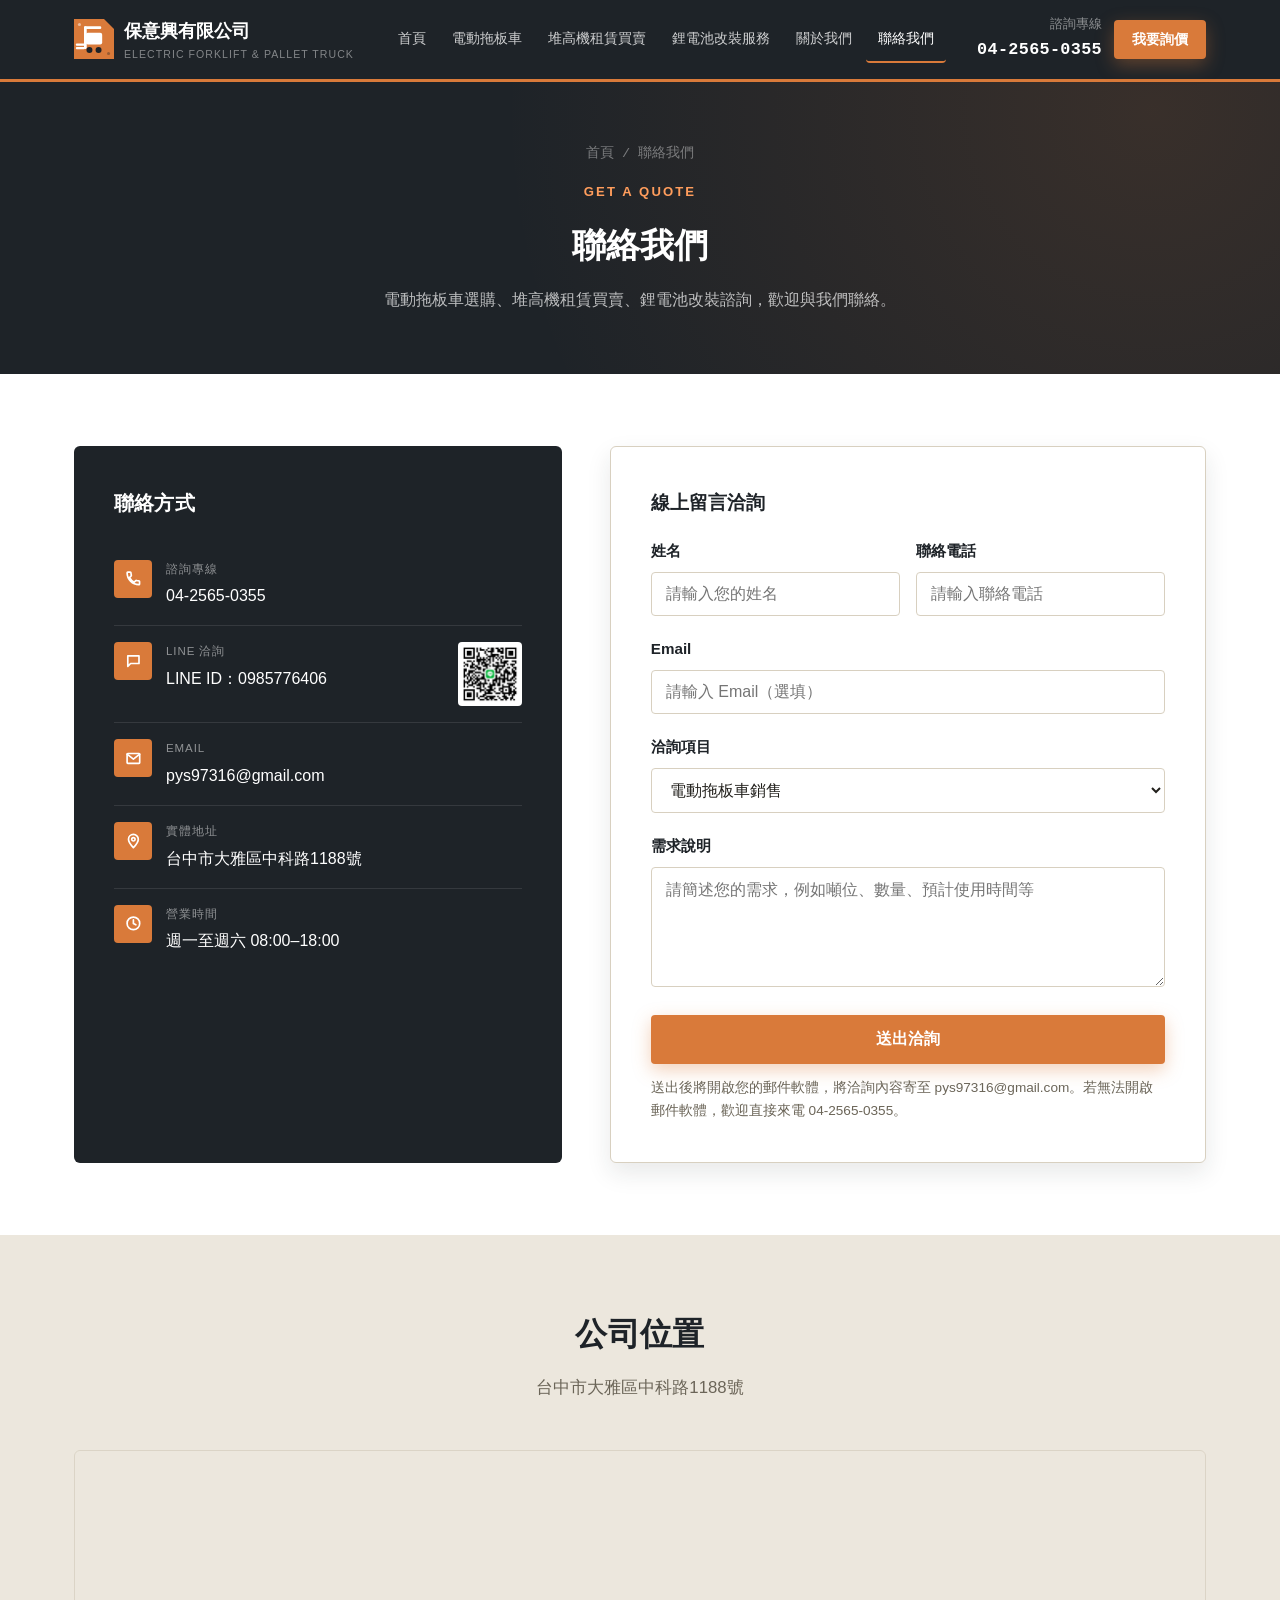
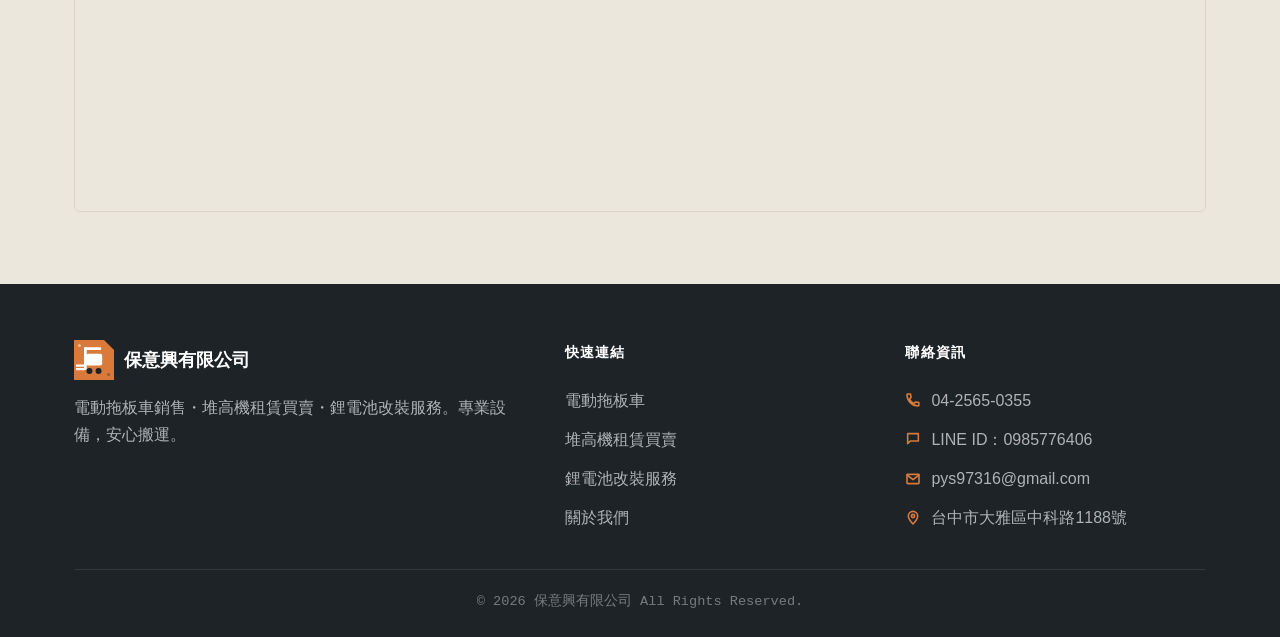
<file: contact.html>
<!DOCTYPE html>
<html lang="zh-Hant">
<head>
<meta charset="UTF-8" />
<meta name="viewport" content="width=device-width, initial-scale=1.0" />
<meta http-equiv="Content-Security-Policy" content="default-src 'self'; script-src 'self'; style-src 'self' 'unsafe-inline' https://fonts.googleapis.com; font-src 'self' https://fonts.gstatic.com; img-src 'self' data:; frame-src https://www.google.com; connect-src 'self'; object-src 'none'; base-uri 'self'; form-action 'self'; upgrade-insecure-requests;" />
<meta name="referrer" content="strict-origin-when-cross-origin" />
<title>聯絡我們｜保意興有限公司</title>
<meta name="description" content="聯絡保意興有限公司，洽詢電動拖板車銷售、堆高機租賃買賣、鋰電池改裝服務。電話 04-2565-0355，地址台中市大雅區中科路1188號。" />
<link rel="canonical" href="https://pysforklift.com.tw/contact.html" />
<meta property="og:type" content="website" />
<meta property="og:site_name" content="保意興有限公司" />
<meta property="og:locale" content="zh_TW" />
<meta property="og:url" content="https://pysforklift.com.tw/contact.html" />
<meta property="og:title" content="聯絡我們｜保意興有限公司" />
<meta property="og:description" content="聯絡保意興有限公司，洽詢電動拖板車銷售、堆高機租賃買賣、鋰電池改裝服務。電話 04-2565-0355，地址台中市大雅區中科路1188號。" />
<meta property="og:image" content="https://pysforklift.com.tw/images/og-image.png" />
<script type="application/ld+json">
{
  "@context": "https://schema.org",
  "@type": "LocalBusiness",
  "name": "保意興有限公司",
  "image": "https://pysforklift.com.tw/images/og-image.png",
  "telephone": "+886-4-2565-0355",
  "email": "pys97316@gmail.com",
  "address": {
    "@type": "PostalAddress",
    "streetAddress": "中科路1188號",
    "addressLocality": "大雅區",
    "addressRegion": "台中市",
    "addressCountry": "TW"
  },
  "url": "https://pysforklift.com.tw/",
  "openingHours": "Mo-Sa 08:00-18:00"
}
</script>
<link rel="preconnect" href="https://fonts.googleapis.com">
<link rel="preconnect" href="https://fonts.gstatic.com" crossorigin>
<link href="https://fonts.googleapis.com/css2?family=Oswald:wght@500;600;700&family=JetBrains+Mono:wght@500;700&family=Noto+Sans+TC:wght@400;500;700;800;900&display=swap" rel="stylesheet">
<link rel="icon" type="image/svg+xml" href="favicon.svg" />
<link rel="icon" type="image/png" href="favicon.png" />
<link rel="apple-touch-icon" href="apple-touch-icon.png" />
<link rel="stylesheet" href="css/style.css" />
</head>
<body>

<svg xmlns="http://www.w3.org/2000/svg" style="display:none" aria-hidden="true">
  <symbol id="icon-forklift" viewBox="0 0 24 24"><path d="M2 17h7M2 20h7M10 3v14M12 3v14M12 6h6a2 2 0 0 1 2 2v9h-8"/><circle cx="14" cy="20" r="1.6"/><circle cx="19" cy="20" r="1.6"/></symbol>
  <symbol id="icon-pallet-truck" viewBox="0 0 24 24"><path d="M2 16h11M13 16v-3a2 2 0 0 1 2-2h3a2 2 0 0 1 2 2v3M20 10V7M17 7h4"/><circle cx="6" cy="19" r="1.5"/><circle cx="16" cy="19" r="1.5"/></symbol>
  <symbol id="icon-battery" viewBox="0 0 24 24"><rect x="3" y="7" width="16" height="10" rx="1"/><rect x="19" y="10" width="2" height="4"/><path d="M11 9l-3 4h2.5l-1.5 4 4.5-5.5h-2.5l1.5-2.5z"/></symbol>
  <symbol id="icon-bolt" viewBox="0 0 24 24"><polyline points="13 2 5 14 11 14 9 22 19 10 13 10 15 2"/></symbol>
  <symbol id="icon-turn" viewBox="0 0 24 24"><path d="M20 12a8 8 0 1 1-2.6-5.9"/><polyline points="20 4 20 8 16 8"/></symbol>
  <symbol id="icon-wrench" viewBox="0 0 24 24"><path d="M14.7 6.3a4 4 0 0 0-5.4 5.4L3 18l3 3 6.3-6.3a4 4 0 0 0 5.4-5.4l-2.8 2.8-2-2z"/></symbol>
  <symbol id="icon-box" viewBox="0 0 24 24"><path d="M3 8l9-5 9 5-9 5-9-5z"/><path d="M3 8v9l9 5 9-5V8"/><line x1="12" y1="13" x2="12" y2="22"/></symbol>
  <symbol id="icon-calendar" viewBox="0 0 24 24"><rect x="3" y="5" width="18" height="16" rx="2"/><line x1="3" y1="10" x2="21" y2="10"/><line x1="8" y1="3" x2="8" y2="7"/><line x1="16" y1="3" x2="16" y2="7"/></symbol>
  <symbol id="icon-coin" viewBox="0 0 24 24"><circle cx="12" cy="9" r="6"/><path d="M6 12v3a6 3 0 0 0 12 0v-3"/></symbol>
  <symbol id="icon-building" viewBox="0 0 24 24"><rect x="4" y="3" width="10" height="18"/><rect x="14" y="9" width="6" height="12"/><path d="M7 7h1M11 7h1M7 11h1M11 11h1M7 15h1M11 15h1M17 12h1M17 16h1"/></symbol>
  <symbol id="icon-phone" viewBox="0 0 24 24"><path d="M6.6 10.8a15.4 15.4 0 0 0 6.6 6.6l2.2-2.2a1 1 0 0 1 1-.25 11 11 0 0 0 3.4.55 1 1 0 0 1 1 1V20a1 1 0 0 1-1 1A17 17 0 0 1 3 4a1 1 0 0 1 1-1h3.5a1 1 0 0 1 1 1 11 11 0 0 0 .55 3.4 1 1 0 0 1-.25 1z"/></symbol>
  <symbol id="icon-chat" viewBox="0 0 24 24"><path d="M4 4h16v11H8l-4 4z"/></symbol>
  <symbol id="icon-mail" viewBox="0 0 24 24"><rect x="3" y="5" width="18" height="14" rx="1"/><path d="M3 6l9 7 9-7"/></symbol>
  <symbol id="icon-pin" viewBox="0 0 24 24"><path d="M12 21s7-7.2 7-12a7 7 0 1 0-14 0c0 4.8 7 12 7 12z"/><circle cx="12" cy="9" r="2.4"/></symbol>
  <symbol id="icon-clock" viewBox="0 0 24 24"><circle cx="12" cy="12" r="9"/><path d="M12 7v5l3.5 2"/></symbol>
</svg>

<header class="site-header">
  <div class="header-inner">
    <a href="index.html" class="brand">
      <img src="logo.svg" alt="保意興有限公司" class="brand-mark" />
      <span class="brand-text">保意興有限公司<small>ELECTRIC FORKLIFT &amp; PALLET TRUCK</small></span>
    </a>
    <nav class="main-nav">
      <a href="index.html">首頁</a>
      <a href="products.html">電動拖板車</a>
      <a href="forklift.html">堆高機租賃買賣</a>
      <a href="battery.html">鋰電池改裝服務</a>
      <a href="about.html">關於我們</a>
      <a href="contact.html" class="active">聯絡我們</a>
    </nav>
    <div class="header-cta">
      <div class="header-phone">
        <span>諮詢專線</span>
        <strong>04-2565-0355</strong>
      </div>
      <a href="contact.html" class="btn btn-primary btn-sm">我要詢價</a>
      <button class="nav-toggle" aria-label="開啟選單" aria-expanded="false"><span></span><span></span><span></span></button>
    </div>
  </div>
</header>

<section class="page-hero">
  <div class="container">
    <div class="breadcrumb">首頁 / 聯絡我們</div>
    <span class="eyebrow on-dark">GET A QUOTE</span>
    <h1>聯絡我們</h1>
    <p>電動拖板車選購、堆高機租賃買賣、鋰電池改裝諮詢，歡迎與我們聯絡。</p>
  </div>
</section>

<section class="section">
  <div class="container contact-grid">
    <div class="contact-info-card">
      <h3>聯絡方式</h3>
      <ul>
        <li>
          <span class="icon"><svg class="icon-svg"><use href="#icon-phone"></use></svg></span>
          <div>
            <div class="label">諮詢專線</div>
            <div><a href="tel:0425650355">04-2565-0355</a></div>
          </div>
        </li>
        <li>
          <span class="icon"><svg class="icon-svg"><use href="#icon-chat"></use></svg></span>
          <div>
            <div class="label">LINE 洽詢</div>
            <div><a href="https://line.me/ti/p/~0985776406" target="_blank" rel="noopener">LINE ID：0985776406</a></div>
          </div>
          <img src="images/line-qrcode.webp" alt="LINE QR Code，掃描加入保意興有限公司 LINE" class="line-qr" width="64" height="64" loading="lazy" />
        </li>
        <li>
          <span class="icon"><svg class="icon-svg"><use href="#icon-mail"></use></svg></span>
          <div>
            <div class="label">Email</div>
            <div><a href="mailto:pys97316@gmail.com">pys97316@gmail.com</a></div>
          </div>
        </li>
        <li>
          <span class="icon"><svg class="icon-svg"><use href="#icon-pin"></use></svg></span>
          <div>
            <div class="label">實體地址</div>
            <div>台中市大雅區中科路1188號</div>
          </div>
        </li>
        <li>
          <span class="icon"><svg class="icon-svg"><use href="#icon-clock"></use></svg></span>
          <div>
            <div class="label">營業時間</div>
            <div>週一至週六 08:00–18:00</div>
          </div>
        </li>
      </ul>
    </div>

    <div class="contact-form">
      <h3 style="margin-bottom:20px;color:var(--asphalt);">線上留言洽詢</h3>
      <form id="contact-form">
        <div class="form-row">
          <div class="form-group">
            <label for="name">姓名</label>
            <input type="text" id="name" name="name" placeholder="請輸入您的姓名" required />
          </div>
          <div class="form-group">
            <label for="phone">聯絡電話</label>
            <input type="tel" id="phone" name="phone" placeholder="請輸入聯絡電話" required />
          </div>
        </div>
        <div class="form-group">
          <label for="email">Email</label>
          <input type="email" id="email" name="email" placeholder="請輸入 Email（選填）" />
        </div>
        <div class="form-group">
          <label for="topic">洽詢項目</label>
          <select id="topic" name="topic">
            <option value="電動拖板車銷售">電動拖板車銷售</option>
            <option value="堆高機租賃">堆高機租賃</option>
            <option value="堆高機買賣">堆高機買賣</option>
            <option value="鋰電池改裝服務">鋰電池改裝服務</option>
            <option value="其他">其他</option>
          </select>
        </div>
        <div class="form-group">
          <label for="message">需求說明</label>
          <textarea id="message" name="message" placeholder="請簡述您的需求，例如噸位、數量、預計使用時間等"></textarea>
        </div>
        <button type="submit" class="btn btn-primary btn-block">送出洽詢</button>
        <p class="form-note">送出後將開啟您的郵件軟體，將洽詢內容寄至 pys97316@gmail.com。若無法開啟郵件軟體，歡迎直接來電 04-2565-0355。</p>
      </form>
    </div>
  </div>
</section>

<section class="section section-alt">
  <div class="container">
    <h2 class="section-title">公司位置</h2>
    <p class="section-sub">台中市大雅區中科路1188號</p>
    <div class="map-wrap">
      <iframe
        src="https://www.google.com/maps?q=%E5%8F%B0%E4%B8%AD%E5%B8%82%E5%A4%A7%E9%9B%85%E5%8D%80%E4%B8%AD%E7%A7%91%E8%B7%AF1188%E8%99%9F&output=embed"
        loading="lazy"
        referrerpolicy="no-referrer-when-downgrade"
        title="保意興有限公司地圖位置">
      </iframe>
    </div>
  </div>
</section>

<footer class="site-footer">
  <div class="container">
    <div class="footer-grid">
      <div class="footer-brand">
        <a href="index.html" class="brand">
          <img src="logo.svg" alt="保意興有限公司" class="brand-mark" />
          <span class="brand-text">保意興有限公司</span>
        </a>
        <p>電動拖板車銷售・堆高機租賃買賣・鋰電池改裝服務。專業設備，安心搬運。</p>
      </div>
      <div>
        <h4>快速連結</h4>
        <ul>
          <li><a href="products.html">電動拖板車</a></li>
          <li><a href="forklift.html">堆高機租賃買賣</a></li>
          <li><a href="battery.html">鋰電池改裝服務</a></li>
          <li><a href="about.html">關於我們</a></li>
        </ul>
      </div>
      <div>
        <h4>聯絡資訊</h4>
        <ul class="footer-contact">
          <li><svg class="icon-svg"><use href="#icon-phone"></use></svg> 04-2565-0355</li>
          <li><svg class="icon-svg"><use href="#icon-chat"></use></svg> <a href="https://line.me/ti/p/~0985776406" target="_blank" rel="noopener">LINE ID：0985776406</a></li>
          <li><svg class="icon-svg"><use href="#icon-mail"></use></svg> pys97316@gmail.com</li>
          <li><svg class="icon-svg"><use href="#icon-pin"></use></svg> 台中市大雅區中科路1188號</li>
        </ul>
      </div>
    </div>
    <div class="footer-bottom">
      &copy; <span id="year"></span> 保意興有限公司 All Rights Reserved.
    </div>
  </div>
</footer>

<script src="js/main.js"></script>
</body>
</html>
</file>
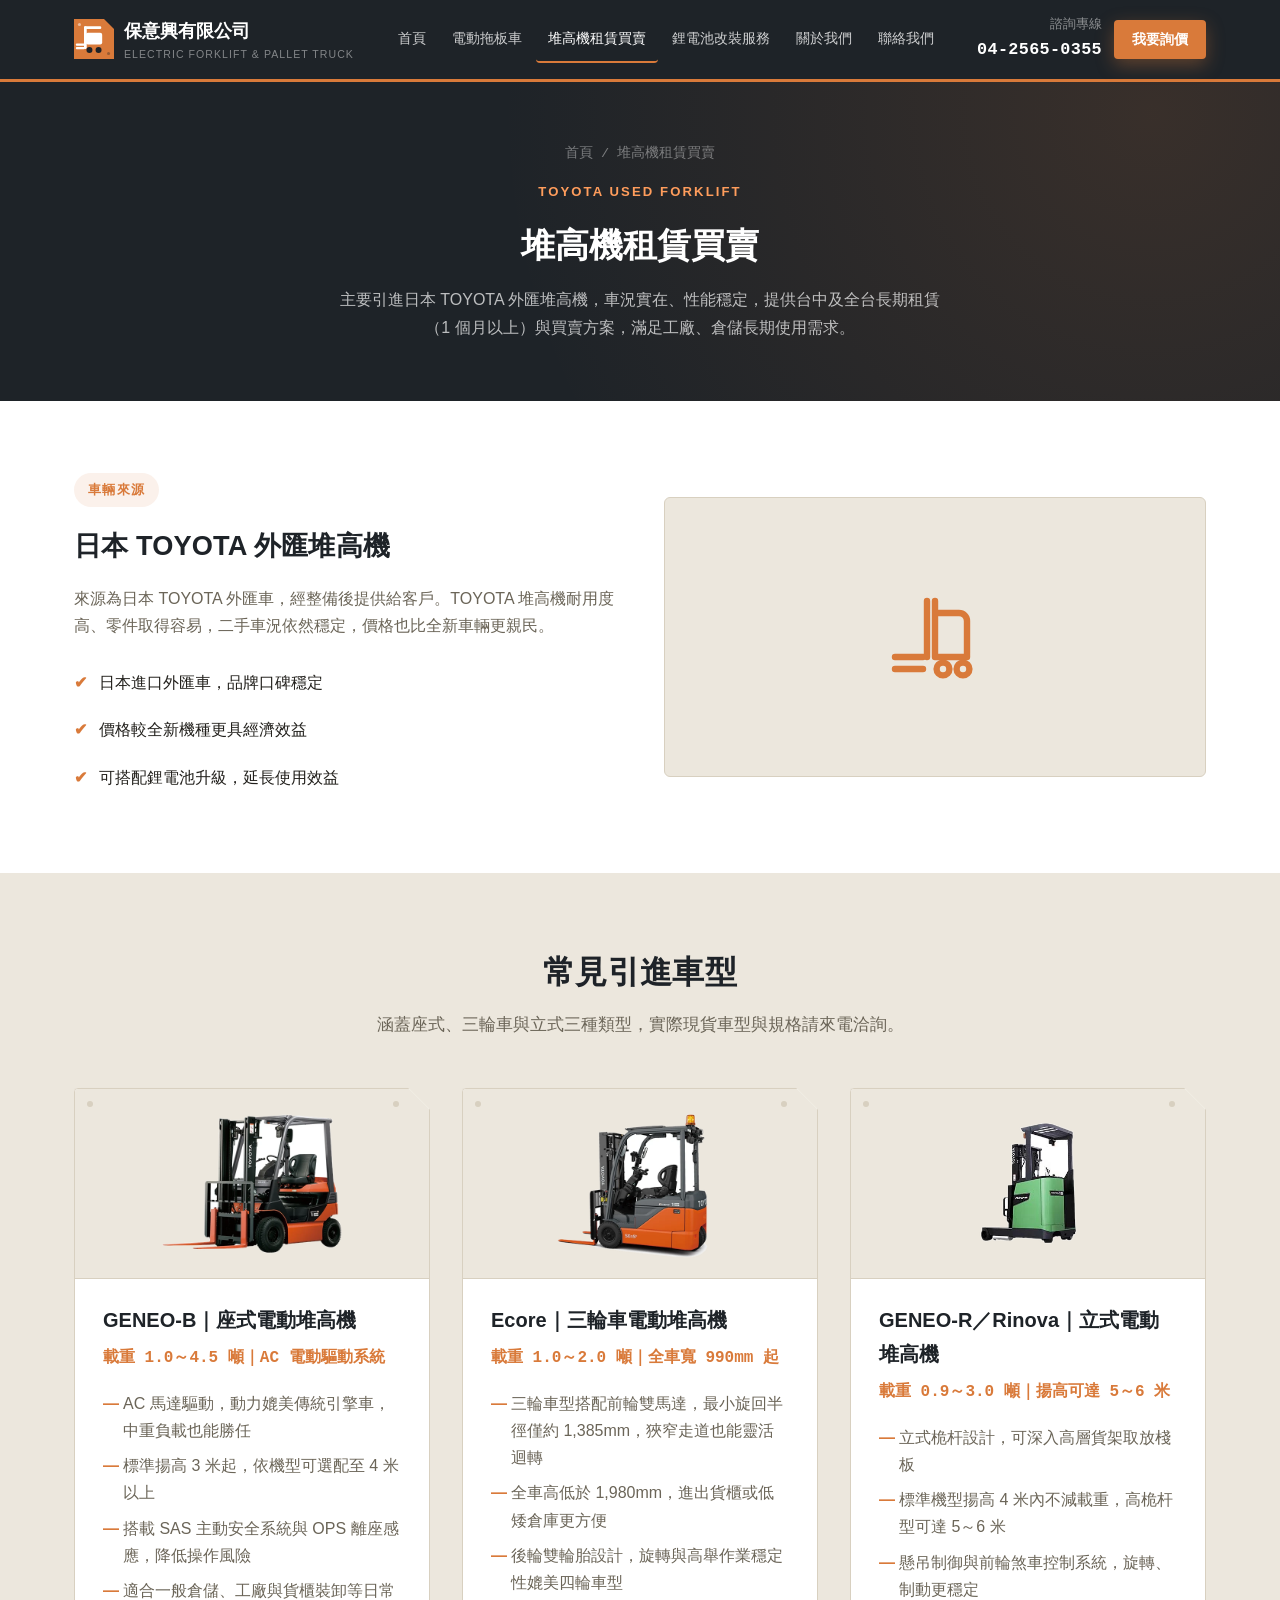
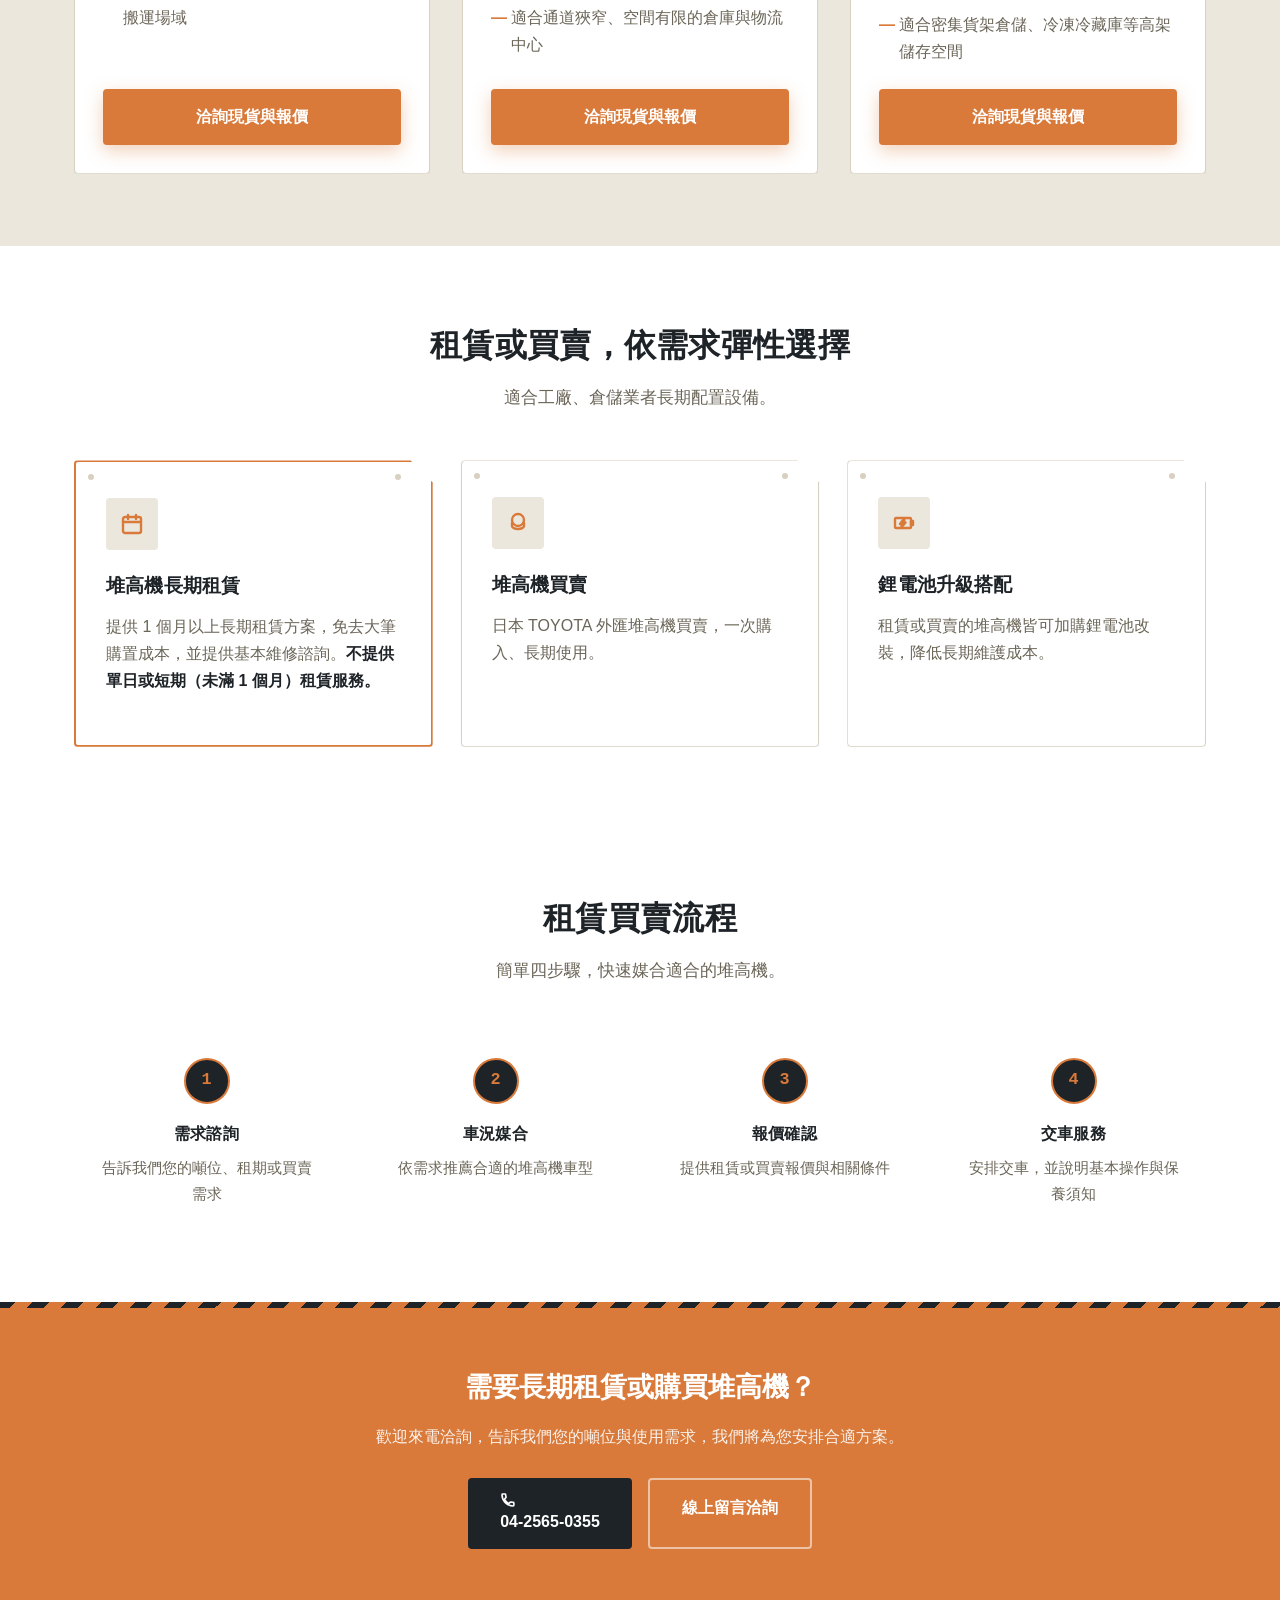
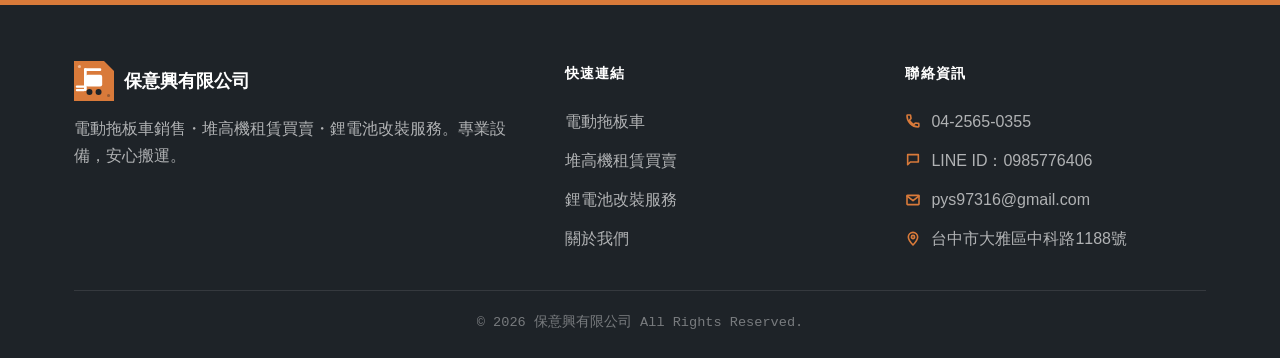
<file: forklift.html>
<!DOCTYPE html>
<html lang="zh-Hant">
<head>
<meta charset="UTF-8" />
<meta name="viewport" content="width=device-width, initial-scale=1.0" />
<meta http-equiv="Content-Security-Policy" content="default-src 'self'; script-src 'self'; style-src 'self' 'unsafe-inline' https://fonts.googleapis.com; font-src 'self' https://fonts.gstatic.com; img-src 'self' data:; frame-src https://www.google.com; connect-src 'self'; object-src 'none'; base-uri 'self'; form-action 'self'; upgrade-insecure-requests;" />
<meta name="referrer" content="strict-origin-when-cross-origin" />
<title>台中堆高機租賃買賣｜日本TOYOTA外匯堆高機｜保意興有限公司</title>
<meta name="description" content="保意興有限公司台中在地提供日本TOYOTA外匯堆高機長期租賃（1個月以上）與買賣服務，車型涵蓋GENEO-B座式、Ecore三輪車、GENEO-R/Rinova立式，車況實在、價格實惠，並可搭配鋰電池改裝升級。" />
<link rel="canonical" href="https://pysforklift.com.tw/forklift.html" />
<meta property="og:type" content="website" />
<meta property="og:site_name" content="保意興有限公司" />
<meta property="og:locale" content="zh_TW" />
<meta property="og:url" content="https://pysforklift.com.tw/forklift.html" />
<meta property="og:title" content="台中堆高機租賃買賣｜日本TOYOTA外匯堆高機｜保意興有限公司" />
<meta property="og:description" content="保意興有限公司台中在地提供日本TOYOTA外匯堆高機長期租賃（1個月以上）與買賣服務，車型涵蓋GENEO-B座式、Ecore三輪車、GENEO-R/Rinova立式，車況實在、價格實惠，並可搭配鋰電池改裝升級。" />
<meta property="og:image" content="https://pysforklift.com.tw/images/og-image.png" />
<script type="application/ld+json">
{
  "@context": "https://schema.org",
  "@type": "LocalBusiness",
  "name": "保意興有限公司",
  "image": "https://pysforklift.com.tw/images/og-image.png",
  "telephone": "+886-4-2565-0355",
  "email": "pys97316@gmail.com",
  "address": {
    "@type": "PostalAddress",
    "streetAddress": "中科路1188號",
    "addressLocality": "大雅區",
    "addressRegion": "台中市",
    "addressCountry": "TW"
  },
  "url": "https://pysforklift.com.tw/",
  "openingHours": "Mo-Sa 08:00-18:00"
}
</script>
<link rel="preconnect" href="https://fonts.googleapis.com">
<link rel="preconnect" href="https://fonts.gstatic.com" crossorigin>
<link href="https://fonts.googleapis.com/css2?family=Oswald:wght@500;600;700&family=JetBrains+Mono:wght@500;700&family=Noto+Sans+TC:wght@400;500;700;800;900&display=swap" rel="stylesheet">
<link rel="icon" type="image/svg+xml" href="favicon.svg" />
<link rel="icon" type="image/png" href="favicon.png" />
<link rel="apple-touch-icon" href="apple-touch-icon.png" />
<link rel="stylesheet" href="css/style.css" />
</head>
<body>

<svg xmlns="http://www.w3.org/2000/svg" style="display:none" aria-hidden="true">
  <symbol id="icon-forklift" viewBox="0 0 24 24"><path d="M2 17h7M2 20h7M10 3v14M12 3v14M12 6h6a2 2 0 0 1 2 2v9h-8"/><circle cx="14" cy="20" r="1.6"/><circle cx="19" cy="20" r="1.6"/></symbol>
  <symbol id="icon-pallet-truck" viewBox="0 0 24 24"><path d="M2 16h11M13 16v-3a2 2 0 0 1 2-2h3a2 2 0 0 1 2 2v3M20 10V7M17 7h4"/><circle cx="6" cy="19" r="1.5"/><circle cx="16" cy="19" r="1.5"/></symbol>
  <symbol id="icon-battery" viewBox="0 0 24 24"><rect x="3" y="7" width="16" height="10" rx="1"/><rect x="19" y="10" width="2" height="4"/><path d="M11 9l-3 4h2.5l-1.5 4 4.5-5.5h-2.5l1.5-2.5z"/></symbol>
  <symbol id="icon-bolt" viewBox="0 0 24 24"><polyline points="13 2 5 14 11 14 9 22 19 10 13 10 15 2"/></symbol>
  <symbol id="icon-turn" viewBox="0 0 24 24"><path d="M20 12a8 8 0 1 1-2.6-5.9"/><polyline points="20 4 20 8 16 8"/></symbol>
  <symbol id="icon-wrench" viewBox="0 0 24 24"><path d="M14.7 6.3a4 4 0 0 0-5.4 5.4L3 18l3 3 6.3-6.3a4 4 0 0 0 5.4-5.4l-2.8 2.8-2-2z"/></symbol>
  <symbol id="icon-box" viewBox="0 0 24 24"><path d="M3 8l9-5 9 5-9 5-9-5z"/><path d="M3 8v9l9 5 9-5V8"/><line x1="12" y1="13" x2="12" y2="22"/></symbol>
  <symbol id="icon-calendar" viewBox="0 0 24 24"><rect x="3" y="5" width="18" height="16" rx="2"/><line x1="3" y1="10" x2="21" y2="10"/><line x1="8" y1="3" x2="8" y2="7"/><line x1="16" y1="3" x2="16" y2="7"/></symbol>
  <symbol id="icon-coin" viewBox="0 0 24 24"><circle cx="12" cy="9" r="6"/><path d="M6 12v3a6 3 0 0 0 12 0v-3"/></symbol>
  <symbol id="icon-building" viewBox="0 0 24 24"><rect x="4" y="3" width="10" height="18"/><rect x="14" y="9" width="6" height="12"/><path d="M7 7h1M11 7h1M7 11h1M11 11h1M7 15h1M11 15h1M17 12h1M17 16h1"/></symbol>
  <symbol id="icon-phone" viewBox="0 0 24 24"><path d="M6.6 10.8a15.4 15.4 0 0 0 6.6 6.6l2.2-2.2a1 1 0 0 1 1-.25 11 11 0 0 0 3.4.55 1 1 0 0 1 1 1V20a1 1 0 0 1-1 1A17 17 0 0 1 3 4a1 1 0 0 1 1-1h3.5a1 1 0 0 1 1 1 11 11 0 0 0 .55 3.4 1 1 0 0 1-.25 1z"/></symbol>
  <symbol id="icon-chat" viewBox="0 0 24 24"><path d="M4 4h16v11H8l-4 4z"/></symbol>
  <symbol id="icon-mail" viewBox="0 0 24 24"><rect x="3" y="5" width="18" height="14" rx="1"/><path d="M3 6l9 7 9-7"/></symbol>
  <symbol id="icon-pin" viewBox="0 0 24 24"><path d="M12 21s7-7.2 7-12a7 7 0 1 0-14 0c0 4.8 7 12 7 12z"/><circle cx="12" cy="9" r="2.4"/></symbol>
  <symbol id="icon-clock" viewBox="0 0 24 24"><circle cx="12" cy="12" r="9"/><path d="M12 7v5l3.5 2"/></symbol>
</svg>

<header class="site-header">
  <div class="header-inner">
    <a href="index.html" class="brand">
      <img src="logo.svg" alt="保意興有限公司" class="brand-mark" />
      <span class="brand-text">保意興有限公司<small>ELECTRIC FORKLIFT &amp; PALLET TRUCK</small></span>
    </a>
    <nav class="main-nav">
      <a href="index.html">首頁</a>
      <a href="products.html">電動拖板車</a>
      <a href="forklift.html" class="active">堆高機租賃買賣</a>
      <a href="battery.html">鋰電池改裝服務</a>
      <a href="about.html">關於我們</a>
      <a href="contact.html">聯絡我們</a>
    </nav>
    <div class="header-cta">
      <div class="header-phone">
        <span>諮詢專線</span>
        <strong>04-2565-0355</strong>
      </div>
      <a href="contact.html" class="btn btn-primary btn-sm">我要詢價</a>
      <button class="nav-toggle" aria-label="開啟選單" aria-expanded="false"><span></span><span></span><span></span></button>
    </div>
  </div>
</header>

<section class="page-hero">
  <div class="container">
    <div class="breadcrumb">首頁 / 堆高機租賃買賣</div>
    <span class="eyebrow on-dark">TOYOTA USED FORKLIFT</span>
    <h1>堆高機租賃買賣</h1>
    <p>主要引進日本 TOYOTA 外匯堆高機，車況實在、性能穩定，提供台中及全台長期租賃（1 個月以上）與買賣方案，滿足工廠、倉儲長期使用需求。</p>
  </div>
</section>

<section class="section">
  <div class="container split">
    <div class="split-copy">
      <span class="tag">車輛來源</span>
      <h2>日本 TOYOTA 外匯堆高機</h2>
      <p>來源為日本 TOYOTA 外匯車，經整備後提供給客戶。TOYOTA 堆高機耐用度高、零件取得容易，二手車況依然穩定，價格也比全新車輛更親民。</p>
      <ul class="feature-list">
        <li><span class="check">✔</span> 日本進口外匯車，品牌口碑穩定</li>
        <li><span class="check">✔</span> 價格較全新機種更具經濟效益</li>
        <li><span class="check">✔</span> 可搭配鋰電池升級，延長使用效益</li>
      </ul>
    </div>
    <div class="split-media">
      <svg class="icon-svg"><use href="#icon-forklift"></use></svg>
    </div>
  </div>
</section>

<section class="section section-alt">
  <div class="container">
    <h2 class="section-title">常見引進車型</h2>
    <p class="section-sub">涵蓋座式、三輪車與立式三種類型，實際現貨車型與規格請來電洽詢。</p>

    <div class="product-grid">
      <div class="product-card plate">
        <div class="product-media"><img src="images/8FB15.webp" alt="TOYOTA GENEO-B 8FB15 座式電動堆高機" loading="lazy" /></div>
        <div class="product-body">
          <h3>GENEO-B｜座式電動堆高機</h3>
          <div class="price">載重 1.0～4.5 噸｜AC 電動驅動系統</div>
          <ul>
            <li>AC 馬達驅動，動力媲美傳統引擎車，中重負載也能勝任</li>
            <li>標準揚高 3 米起，依機型可選配至 4 米以上</li>
            <li>搭載 SAS 主動安全系統與 OPS 離座感應，降低操作風險</li>
            <li>適合一般倉儲、工廠與貨櫃裝卸等日常搬運場域</li>
          </ul>
          <a href="contact.html" class="btn btn-primary btn-block">洽詢現貨與報價</a>
        </div>
      </div>

      <div class="product-card plate">
        <div class="product-media"><img src="images/8FBE15.webp" alt="TOYOTA Ecore 8FBE15 三輪車電動堆高機" loading="lazy" /></div>
        <div class="product-body">
          <h3>Ecore｜三輪車電動堆高機</h3>
          <div class="price">載重 1.0～2.0 噸｜全車寬 990mm 起</div>
          <ul>
            <li>三輪車型搭配前輪雙馬達，最小旋回半徑僅約 1,385mm，狹窄走道也能靈活迴轉</li>
            <li>全車高低於 1,980mm，進出貨櫃或低矮倉庫更方便</li>
            <li>後輪雙輪胎設計，旋轉與高舉作業穩定性媲美四輪車型</li>
            <li>適合通道狹窄、空間有限的倉庫與物流中心</li>
          </ul>
          <a href="contact.html" class="btn btn-primary btn-block">洽詢現貨與報價</a>
        </div>
      </div>

      <div class="product-card plate">
        <div class="product-media"><img src="images/8FBR15.webp" alt="TOYOTA Rinova 8FBR15 立式電動堆高機" loading="lazy" /></div>
        <div class="product-body">
          <h3>GENEO-R／Rinova｜立式電動堆高機</h3>
          <div class="price">載重 0.9～3.0 噸｜揚高可達 5～6 米</div>
          <ul>
            <li>立式桅杆設計，可深入高層貨架取放棧板</li>
            <li>標準機型揚高 4 米內不減載重，高桅杆型可達 5～6 米</li>
            <li>懸吊制御與前輪煞車控制系統，旋轉、制動更穩定</li>
            <li>適合密集貨架倉儲、冷凍冷藏庫等高架儲存空間</li>
          </ul>
          <a href="contact.html" class="btn btn-primary btn-block">洽詢現貨與報價</a>
        </div>
      </div>
    </div>
  </div>
</section>

<section class="section">
  <div class="container">
    <h2 class="section-title">租賃或買賣，依需求彈性選擇</h2>
    <p class="section-sub">適合工廠、倉儲業者長期配置設備。</p>

    <div class="services-grid">
      <div class="service-card featured plate">
        <div class="service-icon"><svg class="icon-svg"><use href="#icon-calendar"></use></svg></div>
        <h3>堆高機長期租賃</h3>
        <p>提供 1 個月以上長期租賃方案，免去大筆購置成本，並提供基本維修諮詢。<strong style="color:var(--asphalt);">不提供單日或短期（未滿 1 個月）租賃服務。</strong></p>
      </div>
      <div class="service-card plate">
        <div class="service-icon"><svg class="icon-svg"><use href="#icon-coin"></use></svg></div>
        <h3>堆高機買賣</h3>
        <p>日本 TOYOTA 外匯堆高機買賣，一次購入、長期使用。</p>
      </div>
      <div class="service-card plate">
        <div class="service-icon"><svg class="icon-svg"><use href="#icon-battery"></use></svg></div>
        <h3>鋰電池升級搭配</h3>
        <p>租賃或買賣的堆高機皆可加購鋰電池改裝，降低長期維護成本。</p>
      </div>
    </div>
  </div>
</section>

<section class="section">
  <div class="container">
    <h2 class="section-title">租賃買賣流程</h2>
    <p class="section-sub">簡單四步驟，快速媒合適合的堆高機。</p>
    <div class="steps">
      <div class="step">
        <div class="step-num">1</div>
        <h4>需求諮詢</h4>
        <p>告訴我們您的噸位、租期或買賣需求</p>
      </div>
      <div class="step">
        <div class="step-num">2</div>
        <h4>車況媒合</h4>
        <p>依需求推薦合適的堆高機車型</p>
      </div>
      <div class="step">
        <div class="step-num">3</div>
        <h4>報價確認</h4>
        <p>提供租賃或買賣報價與相關條件</p>
      </div>
      <div class="step">
        <div class="step-num">4</div>
        <h4>交車服務</h4>
        <p>安排交車，並說明基本操作與保養須知</p>
      </div>
    </div>
  </div>
</section>

<section class="cta-band">
  <div class="container">
    <h2>需要長期租賃或購買堆高機？</h2>
    <p>歡迎來電洽詢，告訴我們您的噸位與使用需求，我們將為您安排合適方案。</p>
    <div class="cta-actions">
      <a href="tel:0425650355" class="btn btn-dark"><svg class="icon-svg" style="vertical-align:-2px;margin-right:6px;"><use href="#icon-phone"></use></svg>04-2565-0355</a>
      <a href="contact.html" class="btn btn-outline">線上留言洽詢</a>
    </div>
  </div>
</section>

<footer class="site-footer">
  <div class="container">
    <div class="footer-grid">
      <div class="footer-brand">
        <a href="index.html" class="brand">
          <img src="logo.svg" alt="保意興有限公司" class="brand-mark" />
          <span class="brand-text">保意興有限公司</span>
        </a>
        <p>電動拖板車銷售・堆高機租賃買賣・鋰電池改裝服務。專業設備，安心搬運。</p>
      </div>
      <div>
        <h4>快速連結</h4>
        <ul>
          <li><a href="products.html">電動拖板車</a></li>
          <li><a href="forklift.html">堆高機租賃買賣</a></li>
          <li><a href="battery.html">鋰電池改裝服務</a></li>
          <li><a href="about.html">關於我們</a></li>
        </ul>
      </div>
      <div>
        <h4>聯絡資訊</h4>
        <ul class="footer-contact">
          <li><svg class="icon-svg"><use href="#icon-phone"></use></svg> 04-2565-0355</li>
          <li><svg class="icon-svg"><use href="#icon-chat"></use></svg> <a href="https://line.me/ti/p/~0985776406" target="_blank" rel="noopener">LINE ID：0985776406</a></li>
          <li><svg class="icon-svg"><use href="#icon-mail"></use></svg> pys97316@gmail.com</li>
          <li><svg class="icon-svg"><use href="#icon-pin"></use></svg> 台中市大雅區中科路1188號</li>
        </ul>
      </div>
    </div>
    <div class="footer-bottom">
      &copy; <span id="year"></span> 保意興有限公司 All Rights Reserved.
    </div>
  </div>
</footer>

<script src="js/main.js"></script>
</body>
</html>
</file>
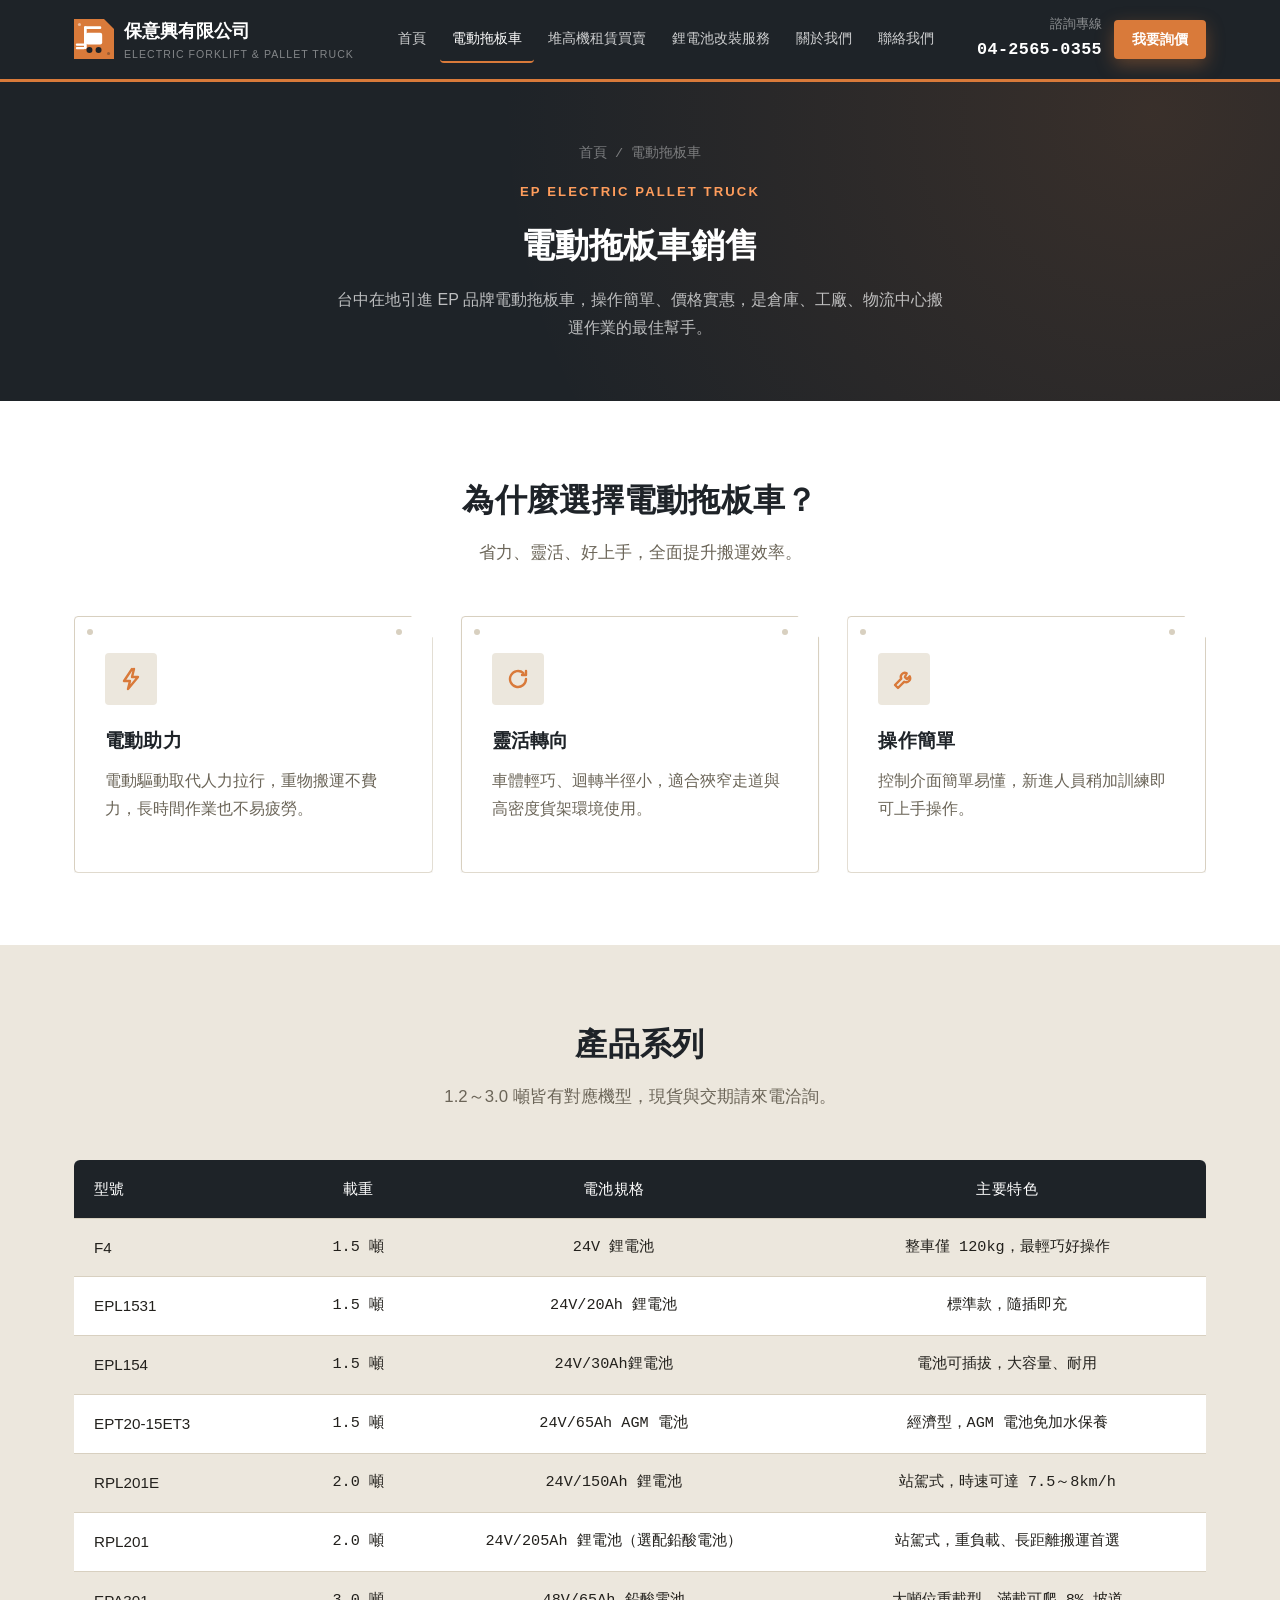
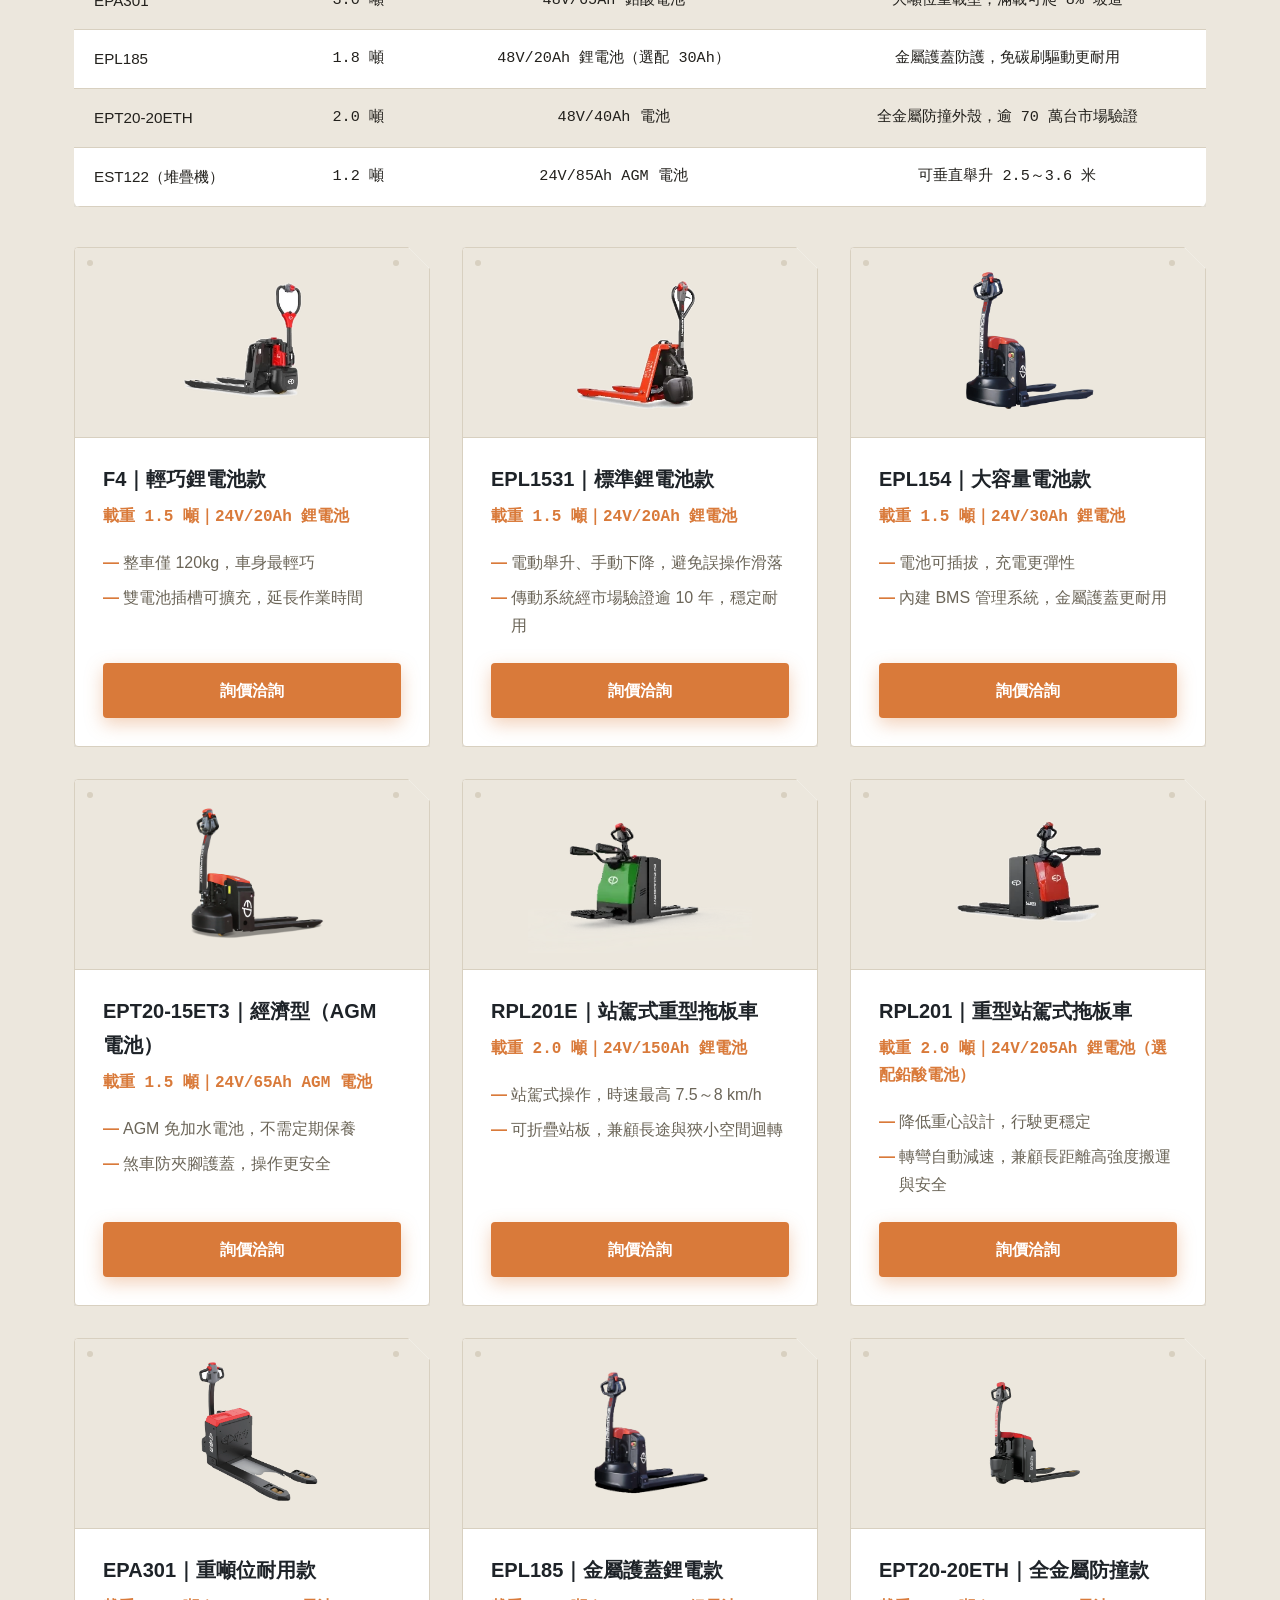
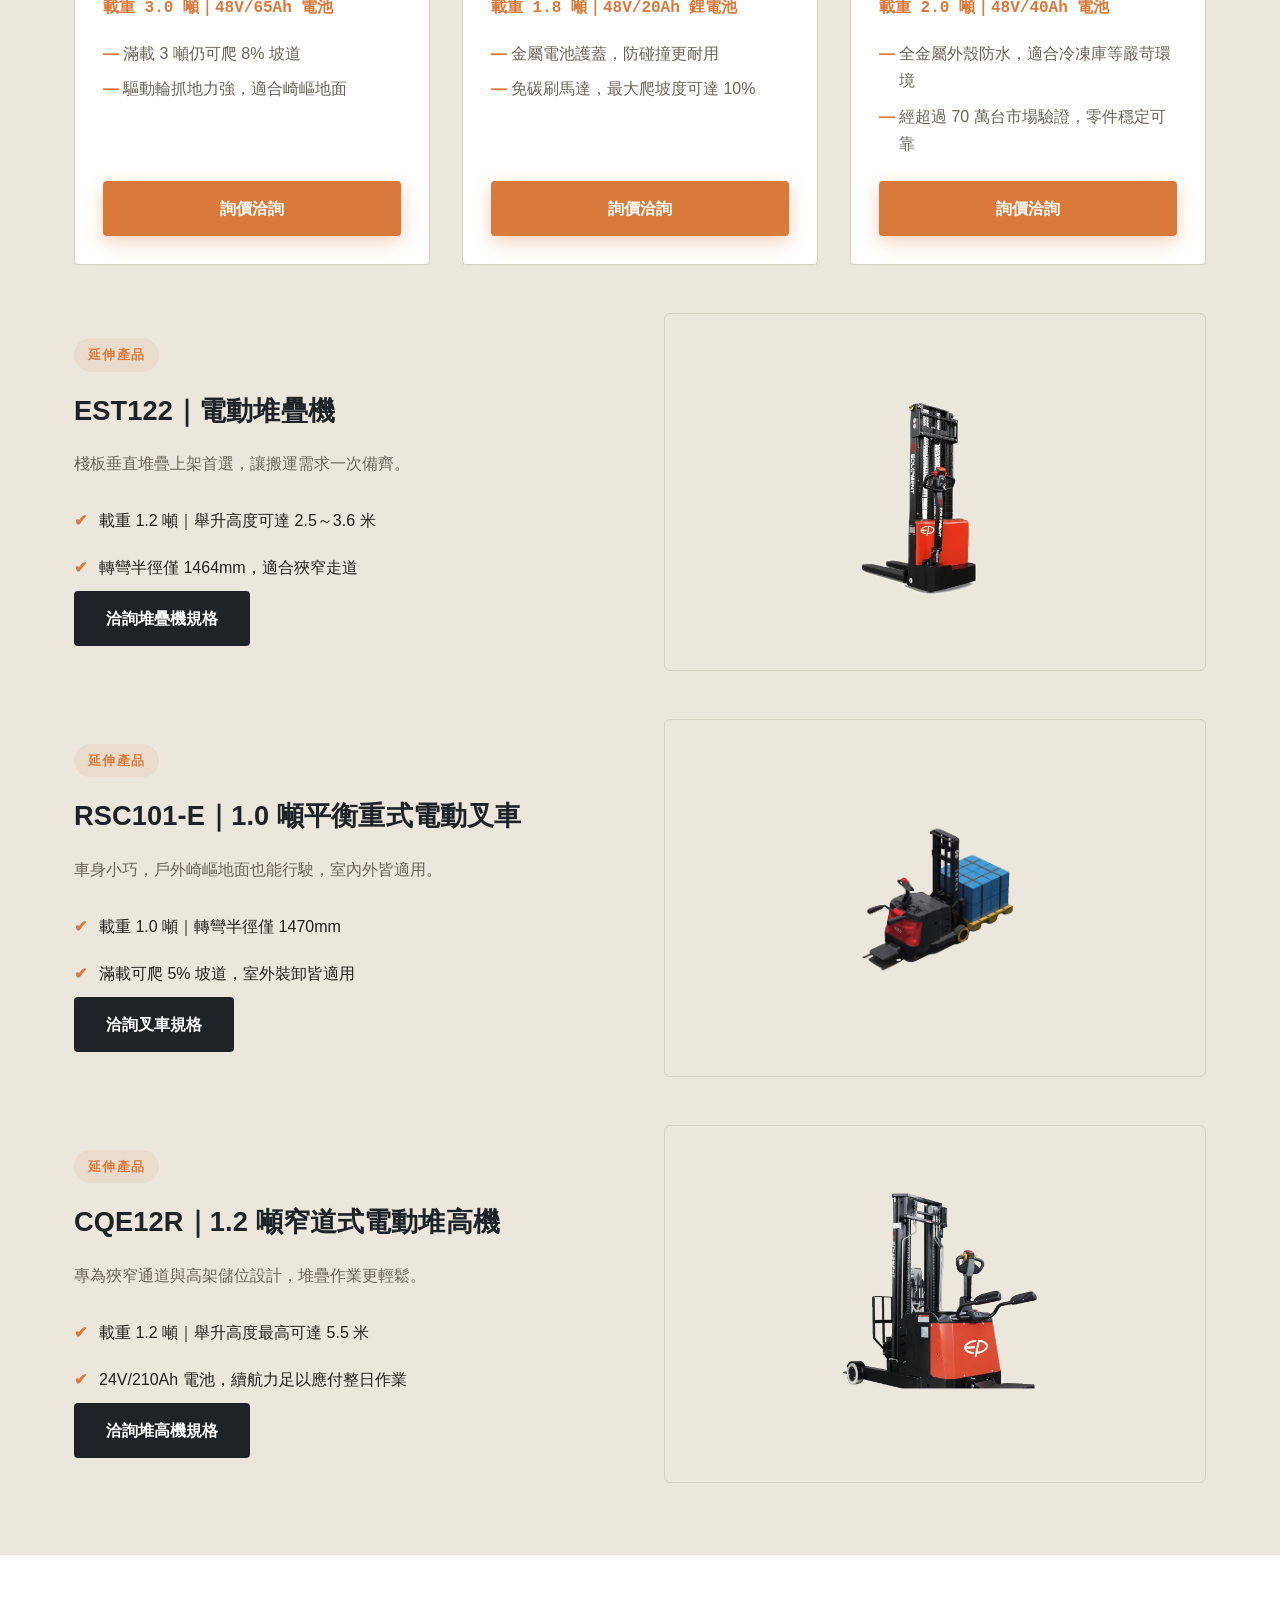
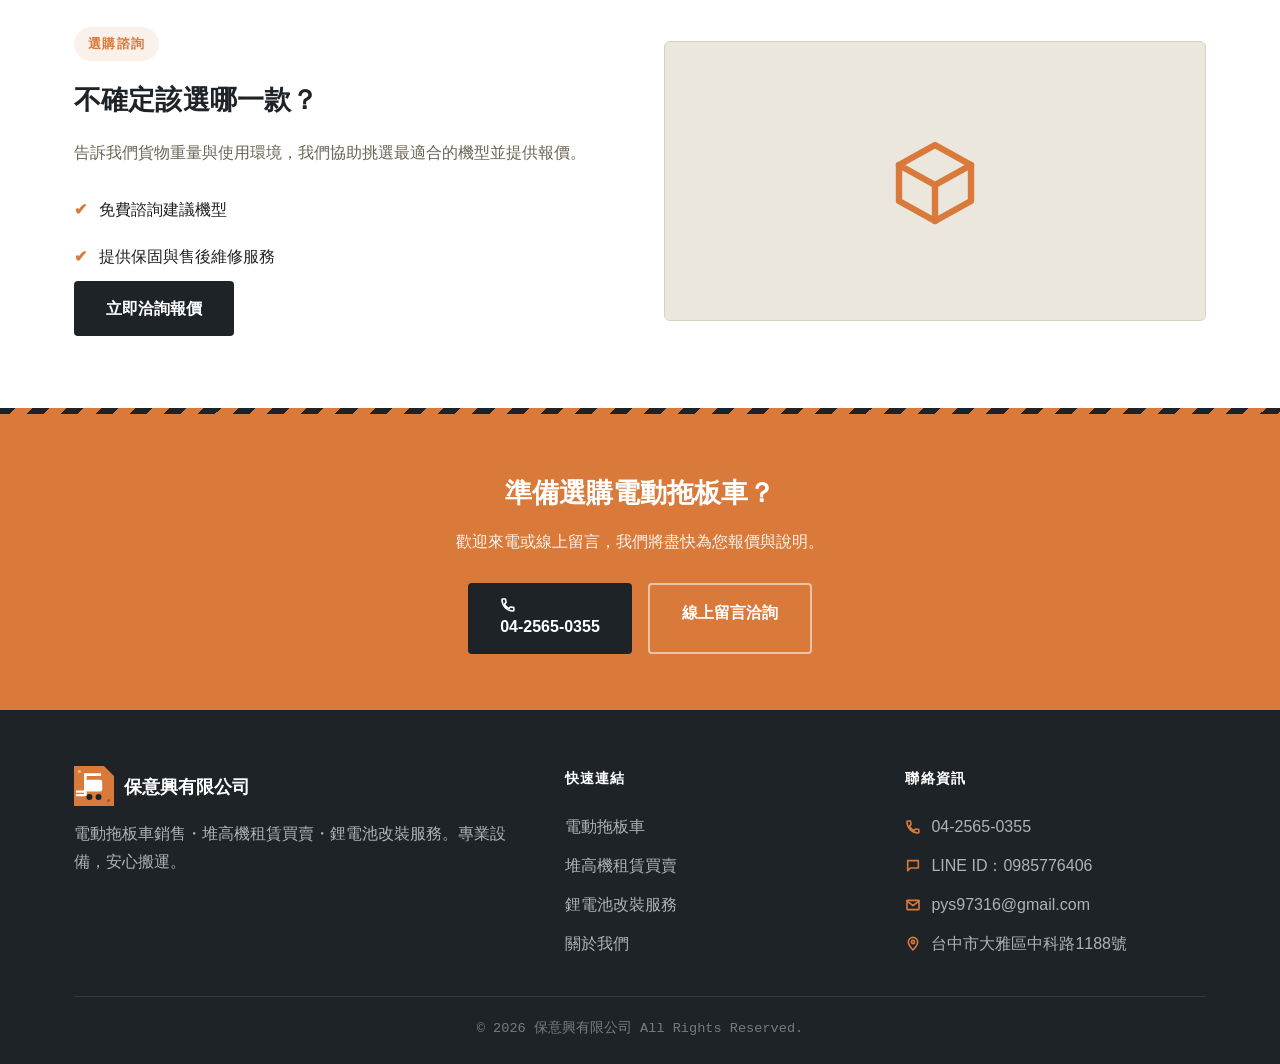
<file: products.html>
<!DOCTYPE html>
<html lang="zh-Hant">
<head>
<meta charset="UTF-8" />
<meta name="viewport" content="width=device-width, initial-scale=1.0" />
<meta http-equiv="Content-Security-Policy" content="default-src 'self'; script-src 'self'; style-src 'self' 'unsafe-inline' https://fonts.googleapis.com; font-src 'self' https://fonts.gstatic.com; img-src 'self' data:; frame-src https://www.google.com; connect-src 'self'; object-src 'none'; base-uri 'self'; form-action 'self'; upgrade-insecure-requests;" />
<meta name="referrer" content="strict-origin-when-cross-origin" />
<title>台中電動拖板車銷售｜EP 品牌｜保意興有限公司</title>
<meta name="description" content="保意興有限公司台中在地引進 EP 品牌電動拖板車，多種噸位可選，操作簡單、省力耐用，適合倉庫、工廠、物流搬運使用。歡迎詢價選購。" />
<link rel="canonical" href="https://pysforklift.com.tw/products.html" />
<meta property="og:type" content="website" />
<meta property="og:site_name" content="保意興有限公司" />
<meta property="og:locale" content="zh_TW" />
<meta property="og:url" content="https://pysforklift.com.tw/products.html" />
<meta property="og:title" content="台中電動拖板車銷售｜EP 品牌｜保意興有限公司" />
<meta property="og:description" content="保意興有限公司台中在地引進 EP 品牌電動拖板車，多種噸位可選，操作簡單、省力耐用，適合倉庫、工廠、物流搬運使用。歡迎詢價選購。" />
<meta property="og:image" content="https://pysforklift.com.tw/images/og-image.png" />
<script type="application/ld+json">
{
  "@context": "https://schema.org",
  "@type": "LocalBusiness",
  "name": "保意興有限公司",
  "image": "https://pysforklift.com.tw/images/og-image.png",
  "telephone": "+886-4-2565-0355",
  "email": "pys97316@gmail.com",
  "address": {
    "@type": "PostalAddress",
    "streetAddress": "中科路1188號",
    "addressLocality": "大雅區",
    "addressRegion": "台中市",
    "addressCountry": "TW"
  },
  "url": "https://pysforklift.com.tw/",
  "openingHours": "Mo-Sa 08:00-18:00"
}
</script>
<link rel="preconnect" href="https://fonts.googleapis.com">
<link rel="preconnect" href="https://fonts.gstatic.com" crossorigin>
<link href="https://fonts.googleapis.com/css2?family=Oswald:wght@500;600;700&family=JetBrains+Mono:wght@500;700&family=Noto+Sans+TC:wght@400;500;700;800;900&display=swap" rel="stylesheet">
<link rel="icon" type="image/svg+xml" href="favicon.svg" />
<link rel="icon" type="image/png" href="favicon.png" />
<link rel="apple-touch-icon" href="apple-touch-icon.png" />
<link rel="stylesheet" href="css/style.css" />
</head>
<body>

<svg xmlns="http://www.w3.org/2000/svg" style="display:none" aria-hidden="true">
  <symbol id="icon-forklift" viewBox="0 0 24 24"><path d="M2 17h7M2 20h7M10 3v14M12 3v14M12 6h6a2 2 0 0 1 2 2v9h-8"/><circle cx="14" cy="20" r="1.6"/><circle cx="19" cy="20" r="1.6"/></symbol>
  <symbol id="icon-pallet-truck" viewBox="0 0 24 24"><path d="M2 16h11M13 16v-3a2 2 0 0 1 2-2h3a2 2 0 0 1 2 2v3M20 10V7M17 7h4"/><circle cx="6" cy="19" r="1.5"/><circle cx="16" cy="19" r="1.5"/></symbol>
  <symbol id="icon-battery" viewBox="0 0 24 24"><rect x="3" y="7" width="16" height="10" rx="1"/><rect x="19" y="10" width="2" height="4"/><path d="M11 9l-3 4h2.5l-1.5 4 4.5-5.5h-2.5l1.5-2.5z"/></symbol>
  <symbol id="icon-bolt" viewBox="0 0 24 24"><polyline points="13 2 5 14 11 14 9 22 19 10 13 10 15 2"/></symbol>
  <symbol id="icon-turn" viewBox="0 0 24 24"><path d="M20 12a8 8 0 1 1-2.6-5.9"/><polyline points="20 4 20 8 16 8"/></symbol>
  <symbol id="icon-wrench" viewBox="0 0 24 24"><path d="M14.7 6.3a4 4 0 0 0-5.4 5.4L3 18l3 3 6.3-6.3a4 4 0 0 0 5.4-5.4l-2.8 2.8-2-2z"/></symbol>
  <symbol id="icon-box" viewBox="0 0 24 24"><path d="M3 8l9-5 9 5-9 5-9-5z"/><path d="M3 8v9l9 5 9-5V8"/><line x1="12" y1="13" x2="12" y2="22"/></symbol>
  <symbol id="icon-calendar" viewBox="0 0 24 24"><rect x="3" y="5" width="18" height="16" rx="2"/><line x1="3" y1="10" x2="21" y2="10"/><line x1="8" y1="3" x2="8" y2="7"/><line x1="16" y1="3" x2="16" y2="7"/></symbol>
  <symbol id="icon-coin" viewBox="0 0 24 24"><circle cx="12" cy="9" r="6"/><path d="M6 12v3a6 3 0 0 0 12 0v-3"/></symbol>
  <symbol id="icon-building" viewBox="0 0 24 24"><rect x="4" y="3" width="10" height="18"/><rect x="14" y="9" width="6" height="12"/><path d="M7 7h1M11 7h1M7 11h1M11 11h1M7 15h1M11 15h1M17 12h1M17 16h1"/></symbol>
  <symbol id="icon-phone" viewBox="0 0 24 24"><path d="M6.6 10.8a15.4 15.4 0 0 0 6.6 6.6l2.2-2.2a1 1 0 0 1 1-.25 11 11 0 0 0 3.4.55 1 1 0 0 1 1 1V20a1 1 0 0 1-1 1A17 17 0 0 1 3 4a1 1 0 0 1 1-1h3.5a1 1 0 0 1 1 1 11 11 0 0 0 .55 3.4 1 1 0 0 1-.25 1z"/></symbol>
  <symbol id="icon-chat" viewBox="0 0 24 24"><path d="M4 4h16v11H8l-4 4z"/></symbol>
  <symbol id="icon-mail" viewBox="0 0 24 24"><rect x="3" y="5" width="18" height="14" rx="1"/><path d="M3 6l9 7 9-7"/></symbol>
  <symbol id="icon-pin" viewBox="0 0 24 24"><path d="M12 21s7-7.2 7-12a7 7 0 1 0-14 0c0 4.8 7 12 7 12z"/><circle cx="12" cy="9" r="2.4"/></symbol>
  <symbol id="icon-clock" viewBox="0 0 24 24"><circle cx="12" cy="12" r="9"/><path d="M12 7v5l3.5 2"/></symbol>
</svg>

<header class="site-header">
  <div class="header-inner">
    <a href="index.html" class="brand">
      <img src="logo.svg" alt="保意興有限公司" class="brand-mark" />
      <span class="brand-text">保意興有限公司<small>ELECTRIC FORKLIFT &amp; PALLET TRUCK</small></span>
    </a>
    <nav class="main-nav">
      <a href="index.html">首頁</a>
      <a href="products.html" class="active">電動拖板車</a>
      <a href="forklift.html">堆高機租賃買賣</a>
      <a href="battery.html">鋰電池改裝服務</a>
      <a href="about.html">關於我們</a>
      <a href="contact.html">聯絡我們</a>
    </nav>
    <div class="header-cta">
      <div class="header-phone">
        <span>諮詢專線</span>
        <strong>04-2565-0355</strong>
      </div>
      <a href="contact.html" class="btn btn-primary btn-sm">我要詢價</a>
      <button class="nav-toggle" aria-label="開啟選單" aria-expanded="false"><span></span><span></span><span></span></button>
    </div>
  </div>
</header>

<section class="page-hero">
  <div class="container">
    <div class="breadcrumb">首頁 / 電動拖板車</div>
    <span class="eyebrow on-dark">EP ELECTRIC PALLET TRUCK</span>
    <h1>電動拖板車銷售</h1>
    <p>台中在地引進 EP 品牌電動拖板車，操作簡單、價格實惠，是倉庫、工廠、物流中心搬運作業的最佳幫手。</p>
  </div>
</section>

<section class="section">
  <div class="container">
    <h2 class="section-title">為什麼選擇電動拖板車？</h2>
    <p class="section-sub">省力、靈活、好上手，全面提升搬運效率。</p>

    <div class="services-grid">
      <div class="service-card plate">
        <div class="service-icon"><svg class="icon-svg"><use href="#icon-bolt"></use></svg></div>
        <h3>電動助力</h3>
        <p>電動驅動取代人力拉行，重物搬運不費力，長時間作業也不易疲勞。</p>
      </div>
      <div class="service-card plate">
        <div class="service-icon"><svg class="icon-svg"><use href="#icon-turn"></use></svg></div>
        <h3>靈活轉向</h3>
        <p>車體輕巧、迴轉半徑小，適合狹窄走道與高密度貨架環境使用。</p>
      </div>
      <div class="service-card plate">
        <div class="service-icon"><svg class="icon-svg"><use href="#icon-wrench"></use></svg></div>
        <h3>操作簡單</h3>
        <p>控制介面簡單易懂，新進人員稍加訓練即可上手操作。</p>
      </div>
    </div>
  </div>
</section>

<section class="section section-alt">
  <div class="container">
    <h2 class="section-title">產品系列</h2>
    <p class="section-sub">1.2～3.0 噸皆有對應機型，現貨與交期請來電洽詢。</p>

    <div style="overflow-x:auto;margin-bottom:40px;">
      <table class="compare-table">
        <thead>
          <tr>
            <th>型號</th>
            <th>載重</th>
            <th>電池規格</th>
            <th>主要特色</th>
          </tr>
        </thead>
        <tbody>
          <tr>
            <td>F4</td>
            <td>1.5 噸</td>
            <td>24V 鋰電池</td>
            <td>整車僅 120kg，最輕巧好操作</td>
          </tr>
          <tr>
            <td>EPL1531</td>
            <td>1.5 噸</td>
            <td>24V/20Ah 鋰電池</td>
            <td>標準款，隨插即充</td>
          </tr>
          <tr>
            <td>EPL154</td>
            <td>1.5 噸</td>
            <td>24V/30Ah鋰電池</td>
            <td>電池可插拔，大容量、耐用</td>
          </tr>
          <tr>
            <td>EPT20-15ET3</td>
            <td>1.5 噸</td>
            <td>24V/65Ah AGM 電池</td>
            <td>經濟型，AGM 電池免加水保養</td>
          </tr>
          <tr>
            <td>RPL201E</td>
            <td>2.0 噸</td>
            <td>24V/150Ah 鋰電池</td>
            <td>站駕式，時速可達 7.5～8km/h</td>
          </tr>
          <tr>
            <td>RPL201</td>
            <td>2.0 噸</td>
            <td>24V/205Ah 鋰電池（選配鉛酸電池）</td>
            <td>站駕式，重負載、長距離搬運首選</td>
          </tr>
          <tr>
            <td>EPA301</td>
            <td>3.0 噸</td>
            <td>48V/65Ah 鉛酸電池</td>
            <td>大噸位重載型，滿載可爬 8% 坡道</td>
          </tr>
          <tr>
            <td>EPL185</td>
            <td>1.8 噸</td>
            <td>48V/20Ah 鋰電池（選配 30Ah）</td>
            <td>金屬護蓋防護，免碳刷驅動更耐用</td>
          </tr>
          <tr>
            <td>EPT20-20ETH</td>
            <td>2.0 噸</td>
            <td>48V/40Ah 電池</td>
            <td>全金屬防撞外殼，逾 70 萬台市場驗證</td>
          </tr>
          <tr>
            <td>EST122（堆疊機）</td>
            <td>1.2 噸</td>
            <td>24V/85Ah AGM 電池</td>
            <td>可垂直舉升 2.5～3.6 米</td>
          </tr>
        </tbody>
      </table>
    </div>

    <div class="product-grid">
      <div class="product-card plate">
        <div class="product-media"><img src="images/F4.webp" alt="EP F4 電動拖板車" loading="lazy" /></div>
        <div class="product-body">
          <h3>F4｜輕巧鋰電池款</h3>
          <div class="price">載重 1.5 噸｜24V/20Ah 鋰電池</div>
          <ul>
            <li>整車僅 120kg，車身最輕巧</li>
            <li>雙電池插槽可擴充，延長作業時間</li>
          </ul>
          <a href="contact.html" class="btn btn-primary btn-block">詢價洽詢</a>
        </div>
      </div>

      <div class="product-card plate">
        <div class="product-media"><img src="images/EPL1531.webp" alt="EP EPL1531 電動拖板車" loading="lazy" /></div>
        <div class="product-body">
          <h3>EPL1531｜標準鋰電池款</h3>
          <div class="price">載重 1.5 噸｜24V/20Ah 鋰電池</div>
          <ul>
            <li>電動舉升、手動下降，避免誤操作滑落</li>
            <li>傳動系統經市場驗證逾 10 年，穩定耐用</li>
          </ul>
          <a href="contact.html" class="btn btn-primary btn-block">詢價洽詢</a>
        </div>
      </div>

      <div class="product-card plate">
        <div class="product-media"><img src="images/EPL154.webp" alt="EP EPL154 電動拖板車" loading="lazy" /></div>
        <div class="product-body">
          <h3>EPL154｜大容量電池款</h3>
          <div class="price">載重 1.5 噸｜24V/30Ah 鋰電池</div>
          <ul>
            <li>電池可插拔，充電更彈性</li>
            <li>內建 BMS 管理系統，金屬護蓋更耐用</li>
          </ul>
          <a href="contact.html" class="btn btn-primary btn-block">詢價洽詢</a>
        </div>
      </div>

      <div class="product-card plate">
        <div class="product-media"><img src="images/EPT20-15ET3.webp" alt="EP EPT20-15ET3 電動拖板車" loading="lazy" /></div>
        <div class="product-body">
          <h3>EPT20-15ET3｜經濟型（AGM 電池）</h3>
          <div class="price">載重 1.5 噸｜24V/65Ah AGM 電池</div>
          <ul>
            <li>AGM 免加水電池，不需定期保養</li>
            <li>煞車防夾腳護蓋，操作更安全</li>
          </ul>
          <a href="contact.html" class="btn btn-primary btn-block">詢價洽詢</a>
        </div>
      </div>

      <div class="product-card plate">
        <div class="product-media"><img src="images/RPL201E.webp" alt="EP RPL201E 站駕式電動拖板車" loading="lazy" /></div>
        <div class="product-body">
          <h3>RPL201E｜站駕式重型拖板車</h3>
          <div class="price">載重 2.0 噸｜24V/150Ah 鋰電池</div>
          <ul>
            <li>站駕式操作，時速最高 7.5～8 km/h</li>
            <li>可折疊站板，兼顧長途與狹小空間迴轉</li>
          </ul>
          <a href="contact.html" class="btn btn-primary btn-block">詢價洽詢</a>
        </div>
      </div>

      <div class="product-card plate">
        <div class="product-media"><img src="images/RPL201.webp" alt="EP RPL201 重型站駕式拖板車" loading="lazy" /></div>
        <div class="product-body">
          <h3>RPL201｜重型站駕式拖板車</h3>
          <div class="price">載重 2.0 噸｜24V/205Ah 鋰電池（選配鉛酸電池）</div>
          <ul>
            <li>降低重心設計，行駛更穩定</li>
            <li>轉彎自動減速，兼顧長距離高強度搬運與安全</li>
          </ul>
          <a href="contact.html" class="btn btn-primary btn-block">詢價洽詢</a>
        </div>
      </div>

      <div class="product-card plate">
        <div class="product-media"><img src="images/EPA301.webp" alt="EP EPA301 電動拖板車" loading="lazy" /></div>
        <div class="product-body">
          <h3>EPA301｜重噸位耐用款</h3>
          <div class="price">載重 3.0 噸｜48V/65Ah 電池</div>
          <ul>
            <li>滿載 3 噸仍可爬 8% 坡道</li>
            <li>驅動輪抓地力強，適合崎嶇地面</li>
          </ul>
          <a href="contact.html" class="btn btn-primary btn-block">詢價洽詢</a>
        </div>
      </div>

      <div class="product-card plate">
        <div class="product-media"><img src="images/EPL185.webp" alt="EP EPL185 電動拖板車" loading="lazy" /></div>
        <div class="product-body">
          <h3>EPL185｜金屬護蓋鋰電款</h3>
          <div class="price">載重 1.8 噸｜48V/20Ah 鋰電池</div>
          <ul>
            <li>金屬電池護蓋，防碰撞更耐用</li>
            <li>免碳刷馬達，最大爬坡度可達 10%</li>
          </ul>
          <a href="contact.html" class="btn btn-primary btn-block">詢價洽詢</a>
        </div>
      </div>

      <div class="product-card plate">
        <div class="product-media"><img src="images/EPT20-20ETH.webp" alt="EP EPT20-20ETH 電動拖板車" loading="lazy" /></div>
        <div class="product-body">
          <h3>EPT20-20ETH｜全金屬防撞款</h3>
          <div class="price">載重 2.0 噸｜48V/40Ah 電池</div>
          <ul>
            <li>全金屬外殼防水，適合冷凍庫等嚴苛環境</li>
            <li>經超過 70 萬台市場驗證，零件穩定可靠</li>
          </ul>
          <a href="contact.html" class="btn btn-primary btn-block">詢價洽詢</a>
        </div>
      </div>
    </div>

    <div class="split" style="margin-top:48px;">
      <div class="split-copy">
        <span class="tag">延伸產品</span>
        <h2>EST122｜電動堆疊機</h2>
        <p>棧板垂直堆疊上架首選，讓搬運需求一次備齊。</p>
        <ul class="feature-list">
          <li><span class="check">✔</span> 載重 1.2 噸｜舉升高度可達 2.5～3.6 米</li>
          <li><span class="check">✔</span> 轉彎半徑僅 1464mm，適合狹窄走道</li>
        </ul>
        <a href="contact.html" class="btn btn-dark">洽詢堆疊機規格</a>
      </div>
      <div class="split-media">
        <img src="images/EST122.webp" alt="EP EST122 電動堆疊機" loading="lazy" />
      </div>
    </div>

    <div class="split reverse" style="margin-top:48px;">
      <div class="split-copy">
        <span class="tag">延伸產品</span>
        <h2>RSC101-E｜1.0 噸平衡重式電動叉車</h2>
        <p>車身小巧，戶外崎嶇地面也能行駛，室內外皆適用。</p>
        <ul class="feature-list">
          <li><span class="check">✔</span> 載重 1.0 噸｜轉彎半徑僅 1470mm</li>
          <li><span class="check">✔</span> 滿載可爬 5% 坡道，室外裝卸皆適用</li>
        </ul>
        <a href="contact.html" class="btn btn-dark">洽詢叉車規格</a>
      </div>
      <div class="split-media">
        <img src="images/RSC101-E.webp" alt="EP RSC101-E 平衡重式電動叉車" loading="lazy" />
      </div>
    </div>

    <div class="split" style="margin-top:48px;">
      <div class="split-copy">
        <span class="tag">延伸產品</span>
        <h2>CQE12R｜1.2 噸窄道式電動堆高機</h2>
        <p>專為狹窄通道與高架儲位設計，堆疊作業更輕鬆。</p>
        <ul class="feature-list">
          <li><span class="check">✔</span> 載重 1.2 噸｜舉升高度最高可達 5.5 米</li>
          <li><span class="check">✔</span> 24V/210Ah 電池，續航力足以應付整日作業</li>
        </ul>
        <a href="contact.html" class="btn btn-dark">洽詢堆高機規格</a>
      </div>
      <div class="split-media">
        <img src="images/CQE12R.webp" alt="EP CQE12R 窄道式電動堆高機" loading="lazy" />
      </div>
    </div>
  </div>
</section>

<section class="section">
  <div class="container split reverse">
    <div class="split-copy">
      <span class="tag">選購諮詢</span>
      <h2>不確定該選哪一款？</h2>
      <p>告訴我們貨物重量與使用環境，我們協助挑選最適合的機型並提供報價。</p>
      <ul class="feature-list">
        <li><span class="check">✔</span> 免費諮詢建議機型</li>
        <li><span class="check">✔</span> 提供保固與售後維修服務</li>
      </ul>
      <a href="contact.html" class="btn btn-dark">立即洽詢報價</a>
    </div>
    <div class="split-media">
      <svg class="icon-svg"><use href="#icon-box"></use></svg>
    </div>
  </div>
</section>

<section class="cta-band">
  <div class="container">
    <h2>準備選購電動拖板車？</h2>
    <p>歡迎來電或線上留言，我們將盡快為您報價與說明。</p>
    <div class="cta-actions">
      <a href="tel:0425650355" class="btn btn-dark"><svg class="icon-svg" style="vertical-align:-2px;margin-right:6px;"><use href="#icon-phone"></use></svg>04-2565-0355</a>
      <a href="contact.html" class="btn btn-outline">線上留言洽詢</a>
    </div>
  </div>
</section>

<footer class="site-footer">
  <div class="container">
    <div class="footer-grid">
      <div class="footer-brand">
        <a href="index.html" class="brand">
          <img src="logo.svg" alt="保意興有限公司" class="brand-mark" />
          <span class="brand-text">保意興有限公司</span>
        </a>
        <p>電動拖板車銷售・堆高機租賃買賣・鋰電池改裝服務。專業設備，安心搬運。</p>
      </div>
      <div>
        <h4>快速連結</h4>
        <ul>
          <li><a href="products.html">電動拖板車</a></li>
          <li><a href="forklift.html">堆高機租賃買賣</a></li>
          <li><a href="battery.html">鋰電池改裝服務</a></li>
          <li><a href="about.html">關於我們</a></li>
        </ul>
      </div>
      <div>
        <h4>聯絡資訊</h4>
        <ul class="footer-contact">
          <li><svg class="icon-svg"><use href="#icon-phone"></use></svg> 04-2565-0355</li>
          <li><svg class="icon-svg"><use href="#icon-chat"></use></svg> <a href="https://line.me/ti/p/~0985776406" target="_blank" rel="noopener">LINE ID：0985776406</a></li>
          <li><svg class="icon-svg"><use href="#icon-mail"></use></svg> pys97316@gmail.com</li>
          <li><svg class="icon-svg"><use href="#icon-pin"></use></svg> 台中市大雅區中科路1188號</li>
        </ul>
      </div>
    </div>
    <div class="footer-bottom">
      &copy; <span id="year"></span> 保意興有限公司 All Rights Reserved.
    </div>
  </div>
</footer>

<script src="js/main.js"></script>
</body>
</html>
</file>
<file: css/style.css>
/* ===== 保意興有限公司 網站樣式 =====
   Design system: equipment nameplate — grounded in the actual rating
   plates riveted to forklifts and pallet trucks. */

:root {
  --asphalt: #1e2328;
  --steel: #272f36;
  --steel-2: #313a43;
  --orange: #d97a3a;
  --orange-dark: #b8631f;
  --green: #3fa66b;
  --green-dark: #2d7d51;
  --paper: #ece7dd;
  --paper-line: #d8d0c0;
  --ink: #22201c;
  --muted: #6b6558;
  --white: #ffffff;
  --radius: 4px;
  --shadow: 0 10px 24px rgba(30, 35, 40, 0.1);
  --max-width: 1180px;

  --font-display: "Oswald", "Noto Sans TC", sans-serif;
  --font-body: "Noto Sans TC", "Microsoft JhengHei", "PingFang TC", sans-serif;
  --font-mono: "JetBrains Mono", "Noto Sans TC", monospace;
}

* {
  box-sizing: border-box;
  margin: 0;
  padding: 0;
}

html {
  scroll-behavior: smooth;
}

@media (prefers-reduced-motion: reduce) {
  html {
    scroll-behavior: auto;
  }
  * {
    animation-duration: 0.01ms !important;
    animation-iteration-count: 1 !important;
    transition-duration: 0.01ms !important;
  }
}

body {
  font-family: var(--font-body);
  color: var(--ink);
  background: var(--white);
  line-height: 1.7;
  -webkit-font-smoothing: antialiased;
}

img {
  max-width: 100%;
  display: block;
}

a {
  text-decoration: none;
  color: inherit;
}

ul {
  list-style: none;
}

:focus-visible {
  outline: 3px solid var(--orange);
  outline-offset: 2px;
}

.container {
  max-width: var(--max-width);
  margin: 0 auto;
  padding: 0 24px;
}

.section {
  padding: 72px 0;
}

.section-alt {
  background: var(--paper);
}

.section-title {
  font-family: var(--font-display);
  font-size: 2rem;
  font-weight: 700;
  color: var(--asphalt);
  margin-bottom: 12px;
  text-align: center;
  letter-spacing: 0.01em;
}

.section-sub {
  text-align: center;
  color: var(--muted);
  max-width: 640px;
  margin: 0 auto 48px;
  font-size: 1.05rem;
}

.eyebrow {
  display: block;
  font-family: var(--font-display);
  text-transform: uppercase;
  letter-spacing: 0.16em;
  font-weight: 600;
  font-size: 0.82rem;
  color: var(--orange);
  margin-bottom: 14px;
}

.eyebrow.on-dark {
  color: #ff9d5c;
}

.tag {
  display: inline-block;
  background: rgba(217, 122, 58, 0.1);
  color: var(--orange);
  font-family: var(--font-display);
  font-weight: 600;
  font-size: 0.8rem;
  letter-spacing: 0.1em;
  text-transform: uppercase;
  padding: 6px 14px;
  border-radius: 999px;
  margin-bottom: 16px;
}

/* ===== Buttons ===== */
.btn {
  display: inline-block;
  padding: 14px 32px;
  border-radius: var(--radius);
  font-weight: 700;
  font-size: 1rem;
  transition: transform 0.15s ease, box-shadow 0.15s ease, background 0.15s ease;
  border: none;
  cursor: pointer;
}

.btn-primary {
  background: var(--orange);
  color: var(--white);
  box-shadow: 0 6px 18px rgba(217, 122, 58, 0.35);
}

.btn-primary:hover {
  background: var(--orange-dark);
  transform: translateY(-2px);
}

.btn-outline {
  background: transparent;
  color: var(--white);
  border: 2px solid rgba(255, 255, 255, 0.55);
}

.btn-outline:hover {
  background: rgba(255, 255, 255, 0.12);
  transform: translateY(-2px);
}

.btn-dark {
  background: var(--asphalt);
  color: var(--white);
}

.btn-dark:hover {
  background: var(--steel-2);
  transform: translateY(-2px);
}

.btn-block {
  width: 100%;
  text-align: center;
}

.btn-sm {
  padding: 8px 18px;
  font-size: 0.85rem;
}

/* ===== Icons ===== */
.icon-svg {
  width: 1em;
  height: 1em;
  stroke: currentColor;
  fill: none;
  stroke-width: 2.4;
  stroke-linecap: round;
  stroke-linejoin: round;
  display: block;
}

/* ===== Header ===== */
.site-header {
  position: sticky;
  top: 0;
  z-index: 100;
  background: var(--asphalt);
  border-bottom: 3px solid var(--orange);
}

.header-inner {
  display: flex;
  align-items: center;
  justify-content: space-between;
  padding: 14px 24px;
  max-width: var(--max-width);
  margin: 0 auto;
  position: relative;
}

.brand {
  display: flex;
  align-items: center;
  gap: 10px;
  font-weight: 700;
  font-size: 1.15rem;
  color: var(--white);
}

.brand-mark {
  width: 40px;
  height: 40px;
  flex-shrink: 0;
  display: block;
}

.brand-text small {
  display: block;
  font-family: var(--font-display);
  font-size: 0.66rem;
  font-weight: 500;
  color: rgba(255, 255, 255, 0.45);
  letter-spacing: 0.1em;
}

.main-nav {
  display: flex;
  align-items: center;
  gap: 2px;
}

.main-nav a {
  padding: 10px 12px;
  border-radius: var(--radius);
  font-weight: 500;
  color: rgba(255, 255, 255, 0.78);
  font-size: 0.9rem;
  white-space: nowrap;
  transition: background 0.15s ease, color 0.15s ease;
  border-bottom: 2px solid transparent;
}

.main-nav a:hover,
.main-nav a.active {
  color: var(--white);
  border-bottom: 2px solid var(--orange);
}

.header-cta {
  display: flex;
  align-items: center;
  gap: 12px;
}

.header-phone {
  display: flex;
  flex-direction: column;
  align-items: flex-end;
  font-size: 0.82rem;
  color: rgba(255, 255, 255, 0.5);
  font-family: var(--font-mono);
  white-space: nowrap;
}

.header-phone strong {
  color: var(--white);
  font-size: 1.05rem;
  letter-spacing: 0.02em;
}

.nav-toggle {
  display: none;
  flex-direction: column;
  gap: 5px;
  background: none;
  border: none;
  cursor: pointer;
  padding: 8px;
}

.nav-toggle span {
  width: 26px;
  height: 3px;
  background: var(--white);
  border-radius: 2px;
}

/* ===== Hero ===== */
.hero {
  background: var(--asphalt);
  background-image: radial-gradient(circle at 85% 0%, rgba(217, 122, 58, 0.16), transparent 55%);
  color: var(--white);
  padding: 84px 0;
  position: relative;
  overflow: hidden;
}

.hero-inner {
  display: grid;
  grid-template-columns: 1.1fr 0.9fr;
  gap: 48px;
  align-items: center;
  position: relative;
  z-index: 1;
}

.stock-badge {
  display: inline-flex;
  align-items: center;
  gap: 8px;
  font-family: var(--font-display);
  font-size: 0.78rem;
  font-weight: 600;
  letter-spacing: 0.08em;
  color: var(--asphalt);
  padding: 7px 16px 7px 14px;
  margin-bottom: 22px;
  background: repeating-linear-gradient(
    135deg,
    var(--orange),
    var(--orange) 10px,
    #e8a75a 10px,
    #e8a75a 20px
  );
  clip-path: polygon(0 0, 100% 0, 94% 100%, 0% 100%);
}

.hero h1 {
  font-family: var(--font-display);
  font-size: 2.5rem;
  line-height: 1.35;
  margin-bottom: 20px;
  font-weight: 700;
  letter-spacing: 0.005em;
}

.hero h1 span {
  color: var(--orange);
}

.hero p {
  font-size: 1.08rem;
  color: rgba(255, 255, 255, 0.75);
  margin-bottom: 32px;
  max-width: 560px;
}

.hero-actions {
  display: flex;
  gap: 16px;
  flex-wrap: wrap;
}

.hero-visual {
  background: var(--steel);
  border: 1px solid rgba(255, 255, 255, 0.08);
  border-radius: 6px;
  padding: 8px 32px;
}

.hero-visual ul li {
  display: flex;
  gap: 16px;
  align-items: center;
  padding: 20px 0;
  border-bottom: 1px dashed rgba(255, 255, 255, 0.12);
}

.hero-visual ul li:last-child {
  border-bottom: none;
}

.hero-visual .icon {
  width: 44px;
  height: 44px;
  border-radius: 4px;
  background: var(--asphalt);
  color: var(--orange);
  flex-shrink: 0;
  display: flex;
  align-items: center;
  justify-content: center;
  font-size: 1.3rem;
}

.hero-visual strong {
  font-family: var(--font-display);
  font-weight: 600;
  letter-spacing: 0.01em;
}

.hero-visual p {
  margin: 0;
  font-size: 0.92rem;
  color: rgba(255, 255, 255, 0.55);
}

.page-hero {
  background: var(--asphalt);
  background-image: radial-gradient(circle at 90% 10%, rgba(217, 122, 58, 0.14), transparent 55%);
  color: var(--white);
  padding: 60px 0;
  text-align: center;
}

.page-hero h1 {
  font-family: var(--font-display);
  font-size: 2.1rem;
  font-weight: 700;
  margin-bottom: 12px;
}

.page-hero p {
  color: rgba(255, 255, 255, 0.7);
  max-width: 620px;
  margin: 0 auto;
}

.breadcrumb {
  font-family: var(--font-mono);
  color: rgba(255, 255, 255, 0.4);
  font-size: 0.85rem;
  margin-bottom: 16px;
}

/* ===== Nameplate — signature component =====
   Modeled on the rated-capacity plate riveted to real forklifts:
   rivet dots, a chamfered cut corner, an embossed inset border. */
.plate {
  position: relative;
  background: var(--white);
  border: 1px solid var(--paper-line);
  border-radius: var(--radius);
  clip-path: polygon(0 0, calc(100% - 22px) 0, 100% 22px, 100% 100%, 0 100%);
  box-shadow: var(--shadow), inset 0 0 0 1px rgba(255, 255, 255, 0.6);
  transition: transform 0.15s ease, box-shadow 0.15s ease;
}

.plate::before,
.plate::after {
  content: "";
  position: absolute;
  width: 6px;
  height: 6px;
  border-radius: 50%;
  background: var(--paper-line);
  top: 12px;
}

.plate::before {
  left: 12px;
}

.plate::after {
  right: 30px;
}

.plate:hover {
  transform: translateY(-6px);
  box-shadow: 0 18px 34px rgba(30, 35, 40, 0.16), inset 0 0 0 1px rgba(255, 255, 255, 0.6);
}

/* ===== Service cards (home) ===== */
.services-grid {
  display: grid;
  grid-template-columns: repeat(3, 1fr);
  gap: 28px;
}

.service-card {
  padding: 36px 30px 30px;
  display: flex;
  flex-direction: column;
}

.service-card.featured {
  border: 2px solid var(--orange);
}

.service-icon {
  width: 52px;
  height: 52px;
  border-radius: 4px;
  background: var(--paper);
  color: var(--orange);
  display: flex;
  align-items: center;
  justify-content: center;
  font-size: 1.5rem;
  margin-bottom: 20px;
}

.service-card h3 {
  font-family: var(--font-display);
  font-size: 1.2rem;
  font-weight: 600;
  margin-bottom: 10px;
  color: var(--asphalt);
  letter-spacing: 0.01em;
}

.service-card p {
  color: var(--muted);
  margin-bottom: 20px;
  flex-grow: 1;
}

.link-more {
  color: var(--orange);
  font-weight: 700;
  font-family: var(--font-display);
  letter-spacing: 0.02em;
}

/* ===== Feature list / product blocks ===== */
.split {
  display: grid;
  grid-template-columns: 1fr 1fr;
  gap: 48px;
  align-items: center;
}

.split.reverse .split-media {
  order: 2;
}

.split-media {
  background: var(--paper);
  border-radius: 6px;
  padding: 48px;
  display: flex;
  align-items: center;
  justify-content: center;
  min-height: 280px;
  border: 1px solid var(--paper-line);
  color: var(--orange);
}

.split-media .icon-svg {
  width: 96px;
  height: 96px;
  stroke-width: 1.6;
}

.split-media img {
  max-width: 100%;
  max-height: 260px;
  object-fit: contain;
}

.split h2 {
  font-family: var(--font-display);
  font-size: 1.7rem;
  font-weight: 600;
  color: var(--asphalt);
  margin-bottom: 16px;
  letter-spacing: 0.005em;
}

.split p {
  color: var(--muted);
  margin-bottom: 20px;
}

.feature-list li {
  display: flex;
  gap: 12px;
  padding: 10px 0;
  align-items: flex-start;
}

.feature-list .check {
  color: var(--orange);
  font-weight: 900;
  flex-shrink: 0;
}

/* ===== Spec table ===== */
.spec-table {
  width: 100%;
  border-collapse: collapse;
  background: var(--white);
  border-radius: 6px;
  overflow: hidden;
  box-shadow: var(--shadow);
}

.spec-table th,
.spec-table td {
  padding: 16px 20px;
  text-align: left;
  border-bottom: 1px solid var(--paper-line);
}

.spec-table th {
  background: var(--asphalt);
  color: var(--white);
  font-weight: 700;
  width: 220px;
}

.spec-table tr:last-child td,
.spec-table tr:last-child th {
  border-bottom: none;
}

/* ===== Product cards ===== */
.product-grid {
  display: grid;
  grid-template-columns: repeat(3, 1fr);
  gap: 32px;
}

.product-card {
  overflow: hidden;
  display: flex;
  flex-direction: column;
}

.product-media {
  background: var(--paper);
  height: 190px;
  flex-shrink: 0;
  display: flex;
  align-items: center;
  justify-content: center;
  color: var(--orange);
  border-bottom: 1px solid var(--paper-line);
  overflow: hidden;
}

.product-media .icon-svg {
  width: 84px;
  height: 84px;
  stroke-width: 1.6;
}

.product-media img {
  width: 100%;
  height: 100%;
  object-fit: contain;
  padding: 16px;
}

.product-body {
  padding: 24px 28px 28px;
  display: flex;
  flex-direction: column;
  flex: 1;
}

.product-body h3 {
  font-family: var(--font-display);
  color: var(--asphalt);
  font-size: 1.25rem;
  font-weight: 600;
  margin-bottom: 8px;
}

.product-body .price {
  color: var(--orange);
  font-family: var(--font-mono);
  font-weight: 700;
  font-size: 1rem;
  margin-bottom: 14px;
}

.product-body ul {
  margin-bottom: 20px;
  flex: 1;
}

.product-body ul li {
  color: var(--muted);
  padding: 4px 0;
  padding-left: 20px;
  position: relative;
}

.product-body ul li::before {
  content: "—";
  color: var(--orange);
  position: absolute;
  left: 0;
  font-weight: 700;
}

/* ===== Steps ===== */
.steps {
  display: grid;
  grid-template-columns: repeat(4, 1fr);
  gap: 24px;
}

.step {
  text-align: center;
  padding: 24px;
}

.step-num {
  width: 46px;
  height: 46px;
  border-radius: 50%;
  background: var(--asphalt);
  color: var(--orange);
  display: flex;
  align-items: center;
  justify-content: center;
  font-weight: 700;
  margin: 0 auto 16px;
  font-size: 1.05rem;
  font-family: var(--font-mono);
  border: 2px solid var(--orange);
}

.step h4 {
  font-family: var(--font-display);
  font-weight: 600;
  color: var(--asphalt);
  margin-bottom: 8px;
  letter-spacing: 0.01em;
}

.step p {
  color: var(--muted);
  font-size: 0.95rem;
}

/* ===== Comparison table (battery) ===== */
.compare-table {
  width: 100%;
  border-collapse: collapse;
  background: var(--white);
  border-radius: 6px;
  overflow: hidden;
  box-shadow: var(--shadow);
  font-family: var(--font-mono);
  font-size: 0.95rem;
}

.compare-table th,
.compare-table td {
  padding: 16px 20px;
  border-bottom: 1px solid var(--paper-line);
  text-align: center;
}

.compare-table th {
  background: var(--asphalt);
  color: var(--white);
  font-family: var(--font-display);
  letter-spacing: 0.03em;
  font-weight: 500;
}

.compare-table td:first-child,
.compare-table th:first-child {
  text-align: left;
  font-family: var(--font-body);
}

.compare-table tbody tr:nth-child(odd) {
  background: var(--paper);
}

.compare-table .good {
  color: var(--green-dark);
  font-weight: 700;
}

.compare-table .bad {
  color: #9c3f2c;
}

/* ===== CTA band ===== */
.cta-band {
  background: var(--orange);
  color: var(--white);
  padding: 56px 0;
  text-align: center;
  border-top: 6px solid transparent;
  border-image: repeating-linear-gradient(
      -45deg,
      var(--asphalt),
      var(--asphalt) 12px,
      var(--orange) 12px,
      var(--orange) 24px
    )
    6;
}

.cta-band h2 {
  font-family: var(--font-display);
  font-size: 1.7rem;
  font-weight: 600;
  margin-bottom: 12px;
}

.cta-band p {
  margin-bottom: 28px;
  color: rgba(255, 255, 255, 0.9);
}

.cta-actions {
  display: flex;
  gap: 16px;
  justify-content: center;
  flex-wrap: wrap;
}

/* ===== About page ===== */
.stats-grid {
  display: grid;
  grid-template-columns: repeat(4, 1fr);
  gap: 24px;
  text-align: center;
}

.stat-num {
  font-family: var(--font-mono);
  font-size: 2.1rem;
  font-weight: 700;
  color: var(--orange);
}

.stat-label {
  color: var(--muted);
  font-size: 0.95rem;
  margin-top: 6px;
}

.value-grid {
  display: grid;
  grid-template-columns: repeat(3, 1fr);
  gap: 28px;
}

.value-card {
  padding: 30px;
  text-align: center;
}

.value-card h3 {
  font-family: var(--font-display);
  font-weight: 600;
  color: var(--asphalt);
  margin-bottom: 8px;
}

.value-card p {
  color: var(--muted);
}

.value-card .service-icon {
  margin: 0 auto 16px;
}

/* ===== Contact page ===== */
.contact-grid {
  display: grid;
  grid-template-columns: 0.9fr 1.1fr;
  gap: 48px;
}

.contact-info-card {
  background: var(--asphalt);
  color: var(--white);
  border-radius: 6px;
  padding: 40px;
  position: relative;
}

.contact-info-card h3 {
  font-family: var(--font-display);
  margin-bottom: 24px;
  font-size: 1.25rem;
  font-weight: 600;
  letter-spacing: 0.01em;
}

.contact-info-card ul li {
  display: flex;
  gap: 14px;
  padding: 16px 0;
  border-bottom: 1px solid rgba(255, 255, 255, 0.1);
  align-items: flex-start;
}

.contact-info-card ul li:last-child {
  border-bottom: none;
}

.contact-info-card .icon {
  width: 38px;
  height: 38px;
  border-radius: 4px;
  background: var(--orange);
  display: flex;
  align-items: center;
  justify-content: center;
  flex-shrink: 0;
  font-size: 1.05rem;
}

.contact-info-card .label {
  font-family: var(--font-display);
  text-transform: uppercase;
  letter-spacing: 0.08em;
  font-size: 0.72rem;
  color: rgba(255, 255, 255, 0.5);
  margin-bottom: 3px;
}

.contact-info-card .line-qr {
  width: 64px;
  height: 64px;
  margin-left: auto;
  flex-shrink: 0;
  background: var(--white);
  border-radius: 4px;
  padding: 4px;
}

.contact-form {
  background: var(--white);
  border: 1px solid var(--paper-line);
  border-radius: 6px;
  padding: 40px;
  box-shadow: var(--shadow);
}

.form-row {
  display: grid;
  grid-template-columns: 1fr 1fr;
  gap: 16px;
}

.form-group {
  margin-bottom: 20px;
}

.form-group label {
  display: block;
  font-weight: 700;
  margin-bottom: 8px;
  color: var(--asphalt);
  font-size: 0.95rem;
}

.form-group input,
.form-group select,
.form-group textarea {
  width: 100%;
  padding: 12px 14px;
  border: 1px solid var(--paper-line);
  border-radius: var(--radius);
  font-family: inherit;
  font-size: 1rem;
  color: var(--ink);
  background: var(--white);
}

.form-group textarea {
  resize: vertical;
  min-height: 120px;
}

.form-group input:focus,
.form-group select:focus,
.form-group textarea:focus {
  outline: none;
  border-color: var(--orange);
  box-shadow: 0 0 0 3px rgba(217, 122, 58, 0.15);
}

.form-note {
  font-size: 0.85rem;
  color: var(--muted);
  margin-top: 12px;
}

.map-wrap {
  border-radius: 6px;
  overflow: hidden;
  border: 1px solid var(--paper-line);
  margin-top: 32px;
  filter: grayscale(0.15) contrast(1.05);
}

.map-wrap iframe {
  width: 100%;
  height: 360px;
  border: 0;
  display: block;
}

/* ===== Footer ===== */
.site-footer {
  background: var(--asphalt);
  color: rgba(255, 255, 255, 0.65);
  padding: 56px 0 24px;
}

.footer-grid {
  display: grid;
  grid-template-columns: 1.5fr 1fr 1fr;
  gap: 40px;
  padding-bottom: 32px;
}

.footer-grid h4 {
  font-family: var(--font-display);
  text-transform: uppercase;
  letter-spacing: 0.08em;
  color: var(--white);
  margin-bottom: 16px;
  font-size: 0.9rem;
}

.footer-grid ul li {
  padding: 6px 0;
}

.footer-grid ul li a:hover {
  color: var(--orange);
}

.footer-contact li {
  display: flex;
  align-items: center;
  gap: 10px;
}

.footer-contact .icon-svg {
  width: 16px;
  height: 16px;
  color: var(--orange);
  flex-shrink: 0;
}

.footer-brand .brand {
  color: var(--white);
  margin-bottom: 14px;
}

.footer-bottom {
  border-top: 1px solid rgba(255, 255, 255, 0.1);
  padding-top: 20px;
  text-align: center;
  font-size: 0.85rem;
  font-family: var(--font-mono);
  color: rgba(255, 255, 255, 0.4);
}

/* ===== Responsive ===== */
@media (max-width: 960px) {
  .hero-inner,
  .split,
  .split.reverse .split-media,
  .contact-grid {
    grid-template-columns: 1fr;
  }

  .split.reverse .split-media {
    order: 0;
  }

  .services-grid,
  .product-grid,
  .value-grid {
    grid-template-columns: repeat(2, 1fr);
  }

  .steps,
  .stats-grid {
    grid-template-columns: repeat(2, 1fr);
    gap: 32px;
  }
}

@media (max-width: 1140px) {
  .main-nav,
  .header-phone {
    display: none;
  }

  .nav-toggle {
    display: flex;
  }

  .main-nav.open {
    display: flex;
    flex-direction: column;
    position: absolute;
    top: 100%;
    left: 0;
    right: 0;
    background: var(--steel);
    border-bottom: 3px solid var(--orange);
    padding: 12px 24px;
    gap: 4px;
    z-index: 50;
  }
}

@media (max-width: 720px) {
  .hero h1 {
    font-size: 2rem;
  }

  .services-grid,
  .product-grid,
  .value-grid,
  .steps,
  .stats-grid,
  .footer-grid {
    grid-template-columns: 1fr;
  }

  .form-row {
    grid-template-columns: 1fr;
  }

  .section {
    padding: 48px 0;
  }
}
</file>
